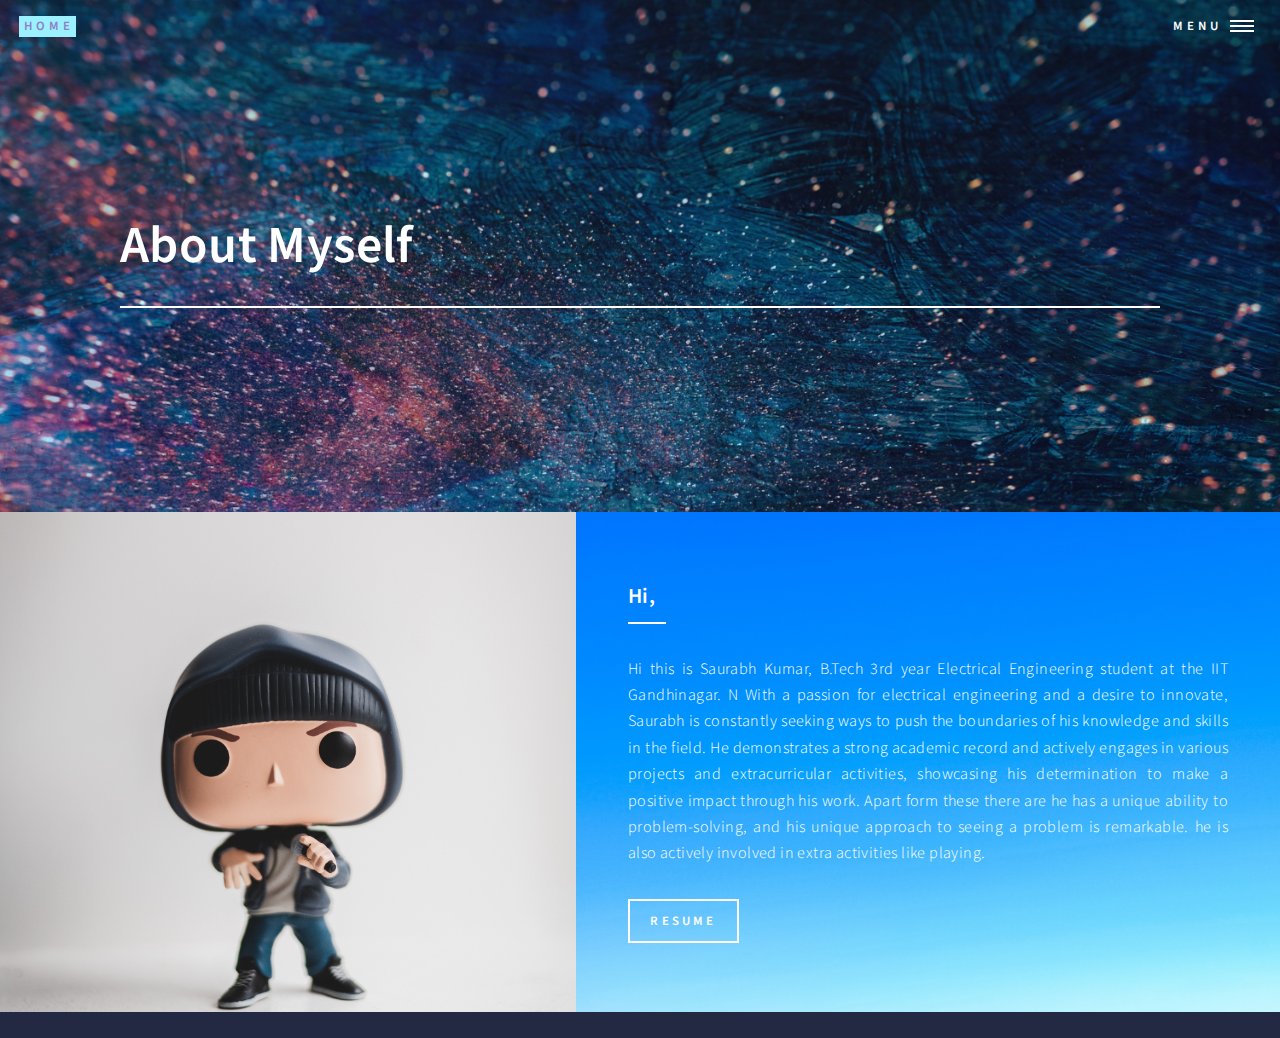
<file: about.html>
<!DOCTYPE HTML>
<!--
	Forty by HTML5 UP
	html5up.net | @ajlkn
	Free for personal and commercial use under the CCA 3.0 license (html5up.net/license)
-->
<html>
	<head>
		<title>Home</title>
		<meta charset="utf-8" />
		<meta name="viewport" content="width=device-width, initial-scale=1, user-scalable=no" />
		<link rel="stylesheet" href="assets/css/main.css" />
		<noscript><link rel="stylesheet" href="assets/css/noscript.css" /></noscript>
	</head>
	<body class="is-preload">

		<!-- Wrapper -->
			<div id="wrapper">

				<!-- Header -->
				<!-- Note: The "styleN" class below should match that of the banner element. -->
					<header id="header" class="alt style2">
						<a href="index.html" class="logo"><strong>Home</strong> <span></span></a>
						<nav>
							<a href="#menu">Menu</a>
						</nav>
					</header>

				<!-- Menu -->
					<nav id="menu">
						<ul class="links">
							<li><a href="index.html">Home</a></li>
							<li><a href="about.html">About</a></li>
							<li><a href="#one">Explore</a></li>
							<li><a href="#two">Events</a></li>
						</ul>
						<!-- <ul class="actions stacked">
							<li><a href="#" class="button primary fit">Get Started</a></li>
							<li><a href="#" class="button fit">Log In</a></li>
						</ul> -->
					</nav>

				<!-- Banner -->
				<!-- Note: The "styleN" class below should match that of the header element. -->
					<section id="banner" class="style2">
						<div class="inner">
							<span class="image">
								<img src="images/pic07.jpg" alt="" />
							</span>
							<header class="major">
								<h1>About Myself</h1>
							</header>
							<div class="content">
								<p></p>
							</div>
						</div>
					</section>

				<!-- Main -->
					<div id="main">

						<!-- One -->
							<section id="two" class="spotlights">
								<section>
									<a  class="image" style="background-image: url('images/cartoon.jpg'); background-size: cover; background-repeat: no-repeat; background-position: center;">
										<!-- <img src="images/cartoon.jpg" alt="" data-position="center center" /> -->
									</a>
									<div class="content" style="background-image: url('images/pic23.jpg'); background-size: cover; background-repeat: no-repeat; background-position: center;">
										<div class="inner" style="text-align: justify; margin: 0 auto; max-width: 600px;">
											<header class="major">
												<h3>Hi,</h3>
											</header>
											<p>Hi this is Saurabh Kumar, B.Tech 3rd year Electrical Engineering student at the  IIT Gandhinagar. N
											
									
												With a passion for electrical engineering and a desire to innovate, Saurabh is constantly seeking ways to push the boundaries of his knowledge and skills in the field. He demonstrates a strong academic record and actively engages in various projects and extracurricular activities, showcasing his determination to make a positive impact through his work. Apart form these there are he has a unique ability to problem-solving, and his unique approach to seeing a problem is remarkable. he is also actively involved in extra activities like playing.</p>
											<ul class="actions">
												<li><a href="images/resume.pdf" class="button">Resume</a></li>
											</ul>
										</div>
									</div>
									
									</div>
								</section>
							

						
							<!-- <section id="one">
								<div class="inner">
									<header class="major">
										<h2>Sed amet aliquam</h2>
									</header>
									<p>Nullam et orci eu lorem consequat tincidunt vivamus et sagittis magna sed nunc rhoncus condimentum sem. In efficitur ligula tate urna. Maecenas massa vel lacinia pellentesque lorem ipsum dolor. Nullam et orci eu lorem consequat tincidunt. Vivamus et sagittis libero. Nullam et orci eu lorem consequat tincidunt vivamus et sagittis magna sed nunc rhoncus condimentum sem. In efficitur ligula tate urna.</p>
								</div>
							</section> -->
							
								<!-- <section>
									<a href="generic.html" class="image">
										<img src="images/pic09.jpg" alt="" data-position="top center" />
									</a>
									<div class="content">
										<div class="inner">
											<header class="major">
												<h3>Rhoncus magna</h3>
											</header>
											<p>Nullam et orci eu lorem consequat tincidunt vivamus et sagittis magna sed nunc rhoncus condimentum sem. In efficitur ligula tate urna. Maecenas massa sed magna lacinia magna pellentesque lorem ipsum dolor. Nullam et orci eu lorem consequat tincidunt. Vivamus et sagittis tempus.</p>
											<ul class="actions">
												<li><a href="generic.html" class="button">Learn more</a></li>
											</ul>
										</div>
									</div>
								</section> -->
								<!-- <section>
									<a href="generic.html" class="image">
										<img src="images/pic10.jpg" alt="" data-position="25% 25%" />
									</a>
									<div class="content">
										<div class="inner">
											<header class="major">
												<h3>Sed nunc ligula</h3>
											</header>
											<p>Nullam et orci eu lorem consequat tincidunt vivamus et sagittis magna sed nunc rhoncus condimentum sem. In efficitur ligula tate urna. Maecenas massa sed magna lacinia magna pellentesque lorem ipsum dolor. Nullam et orci eu lorem consequat tincidunt. Vivamus et sagittis tempus.</p>
											<ul class="actions">
												<li><a href="generic.html" class="button">Learn more</a></li>
											</ul>
										</div>
									</div>
								</section> -->
							<!-- </section> -->

						<!-- Three -->
							<!-- <section id="three">
								<div class="inner">
									<header class="major">
										<h2>Massa libero</h2>
									</header>
									<p>Nullam et orci eu lorem consequat tincidunt vivamus et sagittis libero. Mauris aliquet magna magna sed nunc rhoncus pharetra. Pellentesque condimentum sem. In efficitur ligula tate urna. Maecenas laoreet massa vel lacinia pellentesque lorem ipsum dolor. Nullam et orci eu lorem consequat tincidunt. Vivamus et sagittis libero. Mauris aliquet magna magna sed nunc rhoncus amet pharetra et feugiat tempus.</p>
									<ul class="actions">
										<li><a href="generic.html" class="button next">Get Started</a></li>
									</ul>
								</div>
							</section> -->

					</div>

				<!-- Contact -->
					<!-- <section id="contact">
						<div class="inner">
							<section>
								<form method="post" action="#">
									<div class="fields">
										<div class="field half">
											<label for="name">Name</label>
											<input type="text" name="name" id="name" />
										</div>
										<div class="field half">
											<label for="email">Email</label>
											<input type="text" name="email" id="email" />
										</div>
										<div class="field">
											<label for="message">Message</label>
											<textarea name="message" id="message" rows="6"></textarea>
										</div>
									</div>
									<ul class="actions">
										<li><input type="submit" value="Send Message" class="primary" /></li>
										<li><input type="reset" value="Clear" /></li>
									</ul>
								</form>
							</section>
							<section class="split">
								<section>
									<div class="contact-method">
										<span class="icon solid alt fa-envelope"></span>
										<h3>Email</h3>
										<a href="#">information@untitled.tld</a>
									</div>
								</section>
								<section>
									<div class="contact-method">
										<span class="icon solid alt fa-phone"></span>
										<h3>Phone</h3>
										<span>(000) 000-0000 x12387</span>
									</div>
								</section>
								<section>
									<div class="contact-method">
										<span class="icon solid alt fa-home"></span>
										<h3>Address</h3>
										<span>1234 Somewhere Road #5432<br />
										Nashville, TN 00000<br />
										United States of America</span>
									</div>
								</section>
							</section>
						</div>
					</section> -->

				<!-- footer -->
					 <footer id="footer">
						<!-- <div class="inner">
							<ul class="icons">
								<li><a href="#" class="icon brands alt fa-twitter"><span class="label">Twitter</span></a></li>
								<li><a href="#" class="icon brands alt fa-facebook-f"><span class="label">Facebook</span></a></li>
								<li><a href="#" class="icon brands alt fa-instagram"><span class="label">Instagram</span></a></li>
								<li><a href="#" class="icon brands alt fa-github"><span class="label">GitHub</span></a></li>
								<li><a href="#" class="icon brands alt fa-linkedin-in"><span class="label">LinkedIn</span></a></li>
							</ul>
							<ul class="copyright">
								<li>&copy; Untitled</li><li>Design: <a href="https://html5up.net">HTML5 UP</a></li>
							</ul>
						</div> -->
						<!-- <img src="images/pic07.jpg" alt="" data-position="center center" /> -->
					</br>
					</footer>

			</div>

		<!-- Scripts -->
			<script src="assets/js/jquery.min.js"></script>
			<script src="assets/js/jquery.scrolly.min.js"></script>
			<script src="assets/js/jquery.scrollex.min.js"></script>
			<script src="assets/js/browser.min.js"></script>
			<script src="assets/js/breakpoints.min.js"></script>
			<script src="assets/js/util.js"></script>
			<script src="assets/js/main.js"></script>

	</body>
</html>
</file>
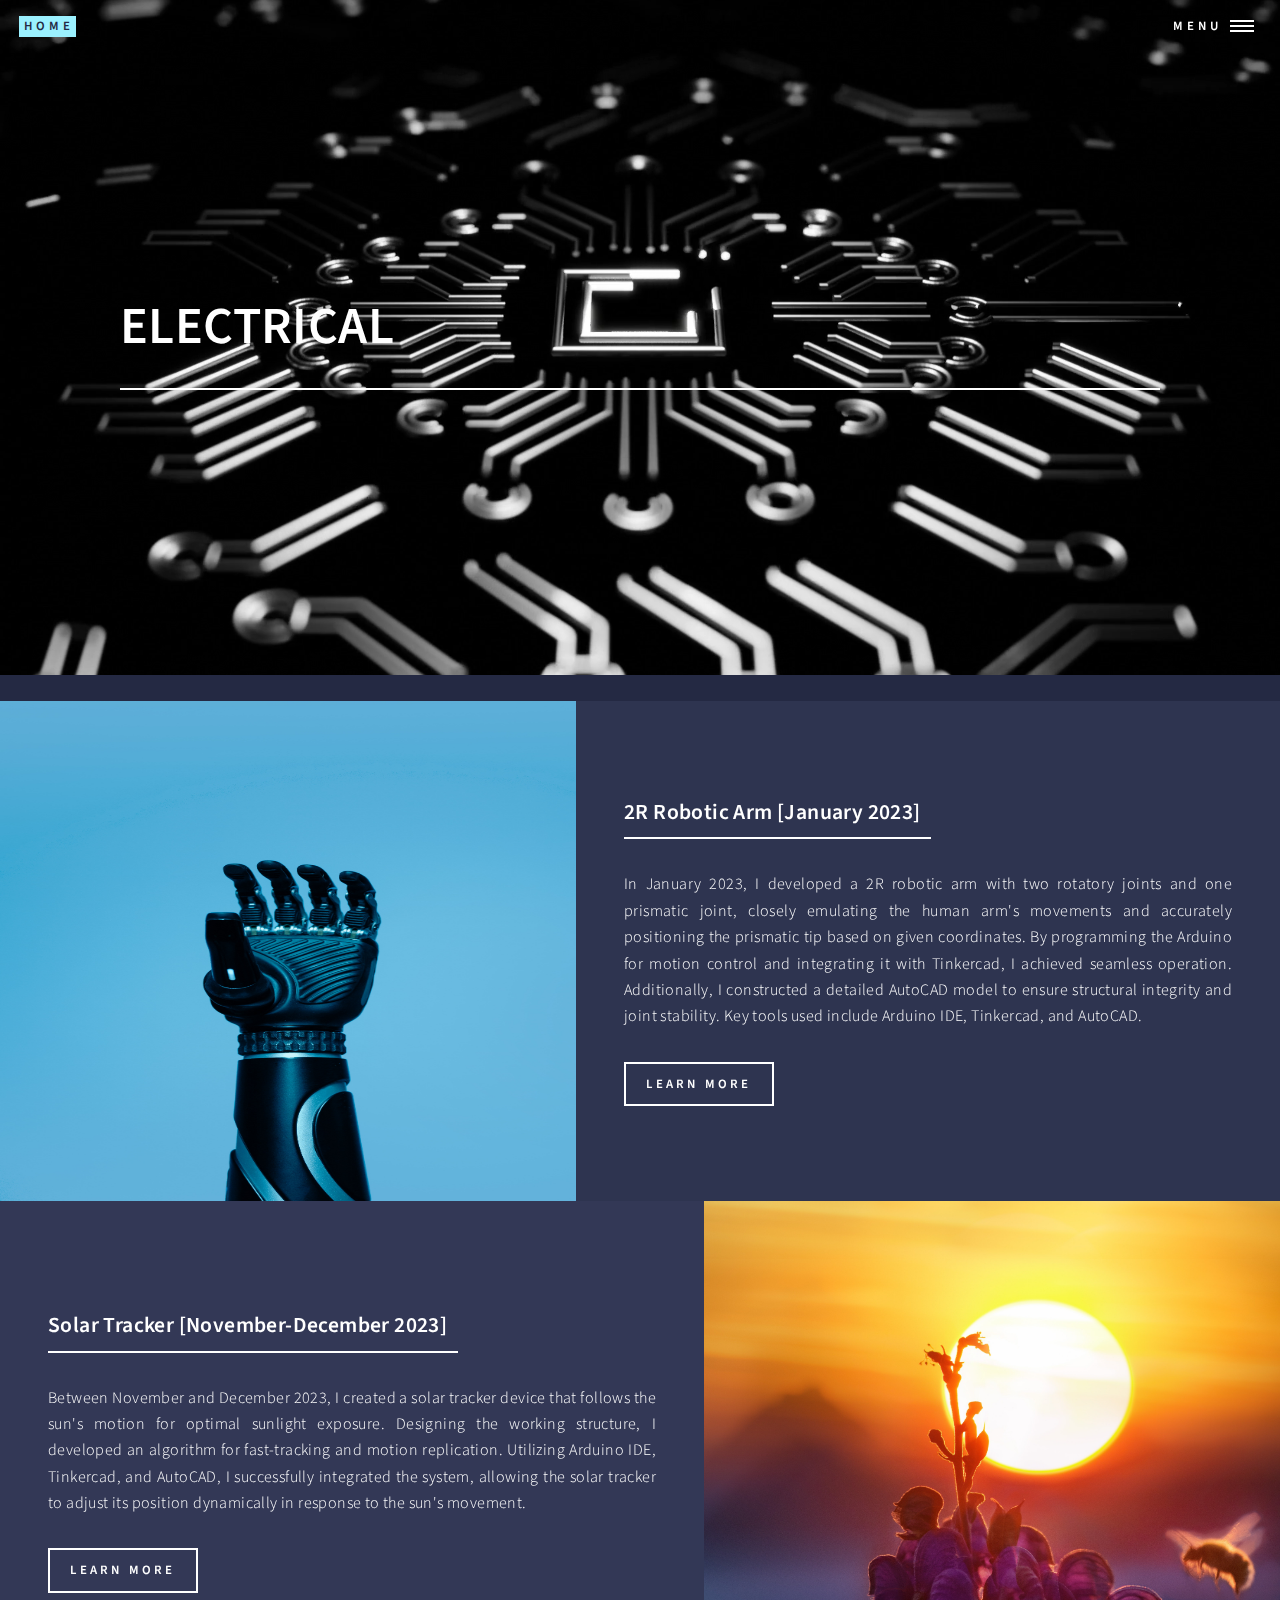
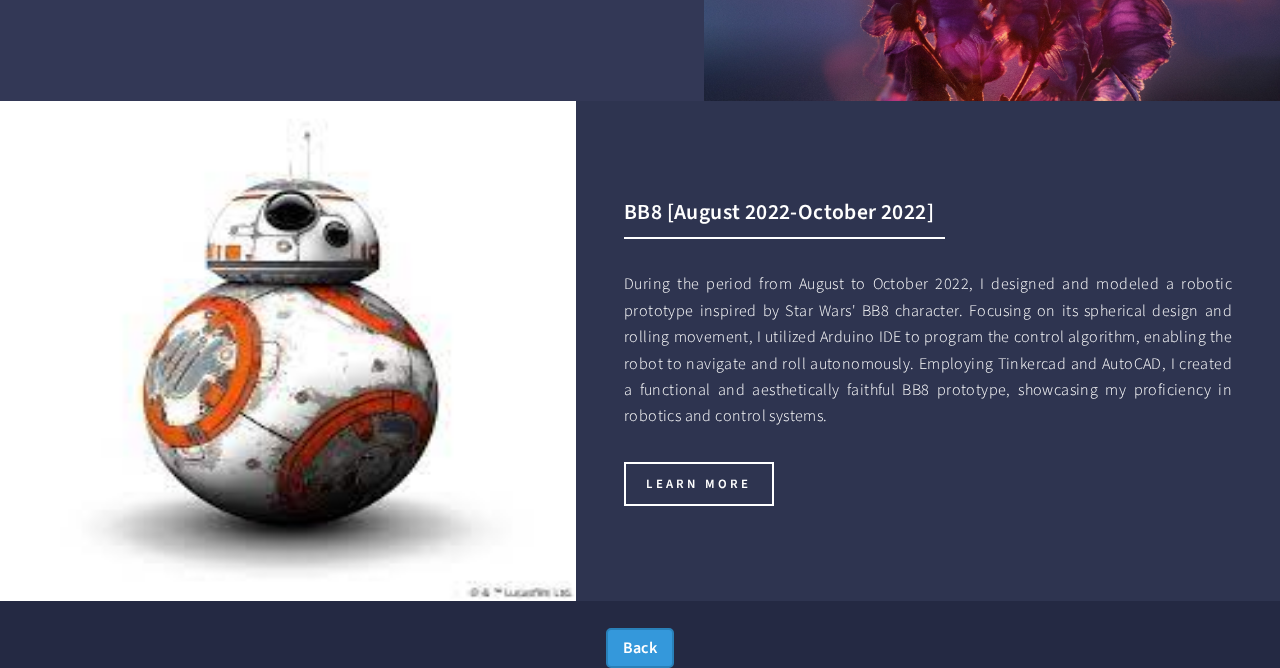
<file: electrical.html>
<!DOCTYPE HTML>

<html>
	<head>
		<title>Home</title>
		<meta charset="utf-8" />
		<meta name="viewport" content="width=device-width, initial-scale=1, user-scalable=no" />
		<link rel="stylesheet" href="assets/css/main.css" />
		<noscript><link rel="stylesheet" href="assets/css/noscript.css" /></noscript>
	</head>
	<body class="is-preload">

		<!-- Wrapper -->
			<div id="wrapper">

				<!-- Header -->
					<header id="header" class="alt">
						<a href="index.html" class="logo"><strong>Home</strong> <span></span></a>
						<nav>
							<a href="#menu">Menu</a>
						</nav>
					</header>

				<!-- Menu -->
					<nav id="menu">
						<ul class="links">
							<li><a href="index.html">Home</a></li>
							<li><a href="about.html">About</a></li>
							<li><a href="#one">Explore</a></li>
							<li><a href="#two">Events</a></li>
						</ul>
						<ul class="actions stacked">
							<li><a href="#contact1" class="button primary fit">Contacts</a></li>
							<!-- <li><a href="#" class="button fit">Log In</a></li> -->
						</ul>
					</nav>

				<!-- Banner -->
					<section id="banner" class="major">
						<video src="images/electrical.mp4" autoplay loop muted></video>
						<div class="inner">
							<header class="major">
								<h1>ELECTRICAL </h1>
							</header>
							<div class="content">
								<p>
				
								</p>
								<!-- <ul class="actions">
									<li><a href="about.html" class="button next scrolly">About Myself</a></li>
								</ul> -->
							</div>
						</div>
					</section>
					<section>
					</br>
					</section>

					<!-- Main -->
					<div id="main">

						

						<!-- one -->
							<section id="two" class="spotlights">
								<section>
									<a href="generic.html" class="image">
										<img src="images/arm.jpg" alt="" data-position="center center" />
									</a>
									<div class="content">
										<div class="inner">
											<header class="major">
												<h3>2R Robotic Arm [January 2023]</h3>
											</header>
											<p style="text-align: justify">In January 2023, I developed a 2R robotic arm with two rotatory joints and one prismatic joint, closely emulating the human arm's movements and accurately positioning the prismatic tip based on given coordinates. By programming the Arduino for motion control and integrating it with Tinkercad, I achieved seamless operation. Additionally, I constructed a detailed AutoCAD model to ensure structural integrity and joint stability. Key tools used include Arduino IDE, Tinkercad, and AutoCAD.</p>
											<ul class="actions">
												<li><a href="#" class="button">Learn more</a></li>
											</ul>
										</div>
									</div>
								</section>
							<!--two-->	
								<section>
									<a href="#" class="image">
										<img src="images/sun.jpg" alt="" data-position="top center" />
									</a>
									<div class="content">
										<div class="inner">
											<header class="major">
												<h3>Solar Tracker [November-December 2023]</h3>
											</header>
											<p style="text-align: justify">Between November and December 2023, I created a solar tracker device that follows the sun's motion for optimal sunlight exposure. Designing the working structure, I developed an algorithm for fast-tracking and motion replication. Utilizing Arduino IDE, Tinkercad, and AutoCAD, I successfully integrated the system, allowing the solar tracker to adjust its position dynamically in response to the sun's movement.</p>
											<ul class="actions">
												<li><a href="#" class="button">Learn more</a></li>
											</ul>
										</div>
									</div>
								</section>
								
							<!--three-->	
								<section>
									<a href="generic.html" class="image">
										<img src="images/bb8.jpg" alt="" data-position="25% 25%" />
									</a>
									<div class="content">
										<div class="inner">
											<header class="major">
												<h3>BB8 [August 2022-October 2022]</h3>
											</header>
											<p style="text-align: justify">During the period from August to October 2022, I designed and modeled a robotic prototype inspired by Star Wars' BB8 character. Focusing on its spherical design and rolling movement, I utilized Arduino IDE to program the control algorithm, enabling the robot to navigate and roll autonomously. Employing Tinkercad and AutoCAD, I created a functional and aesthetically faithful BB8 prototype, showcasing my proficiency in robotics and control systems.</p>
											<ul class="actions">
												<li><a href="#" class="button">Learn more</a></li>
											</ul>
										</div>
									</div>
								</section>

								<!-- <section>
									<a href="generic.html" class="image">
										<img src="images/pic09.jpg" alt="" data-position="top center" />
									</a>
									<div class="content">
										<div class="inner">
											<header class="major">
												<h3>Rhoncus magna</h3>
											</header>
											<p>Nullam et orci eu lorem consequat tincidunt vivamus et sagittis magna sed nunc rhoncus condimentum sem. In efficitur ligula tate urna. Maecenas massa sed magna lacinia magna pellentesque lorem ipsum dolor. Nullam et orci eu lorem consequat tincidunt. Vivamus et sagittis tempus.</p>
											<ul class="actions">
												<li><a href="generic.html" class="button">Learn more</a></li>
											</ul>
										</div>
									</div>
								</section> -->

                      		</section>
					</div>
				</br>
				
					<header id="footer" class="alt style2">
						<a href="#" class="logo"><strong>Back</strong> <span></span></a>
						
					</header>		
			
			</div>

		<!-- Scripts -->
			<script src="assets/js/jquery.min.js"></script>
			<script src="assets/js/jquery.scrolly.min.js"></script>
			<script src="assets/js/jquery.scrollex.min.js"></script>
			<script src="assets/js/browser.min.js"></script>
			<script src="assets/js/breakpoints.min.js"></script>
			<script src="assets/js/util.js"></script>
			<script src="assets/js/main.js"></script>

	</body>
</html>
</file>
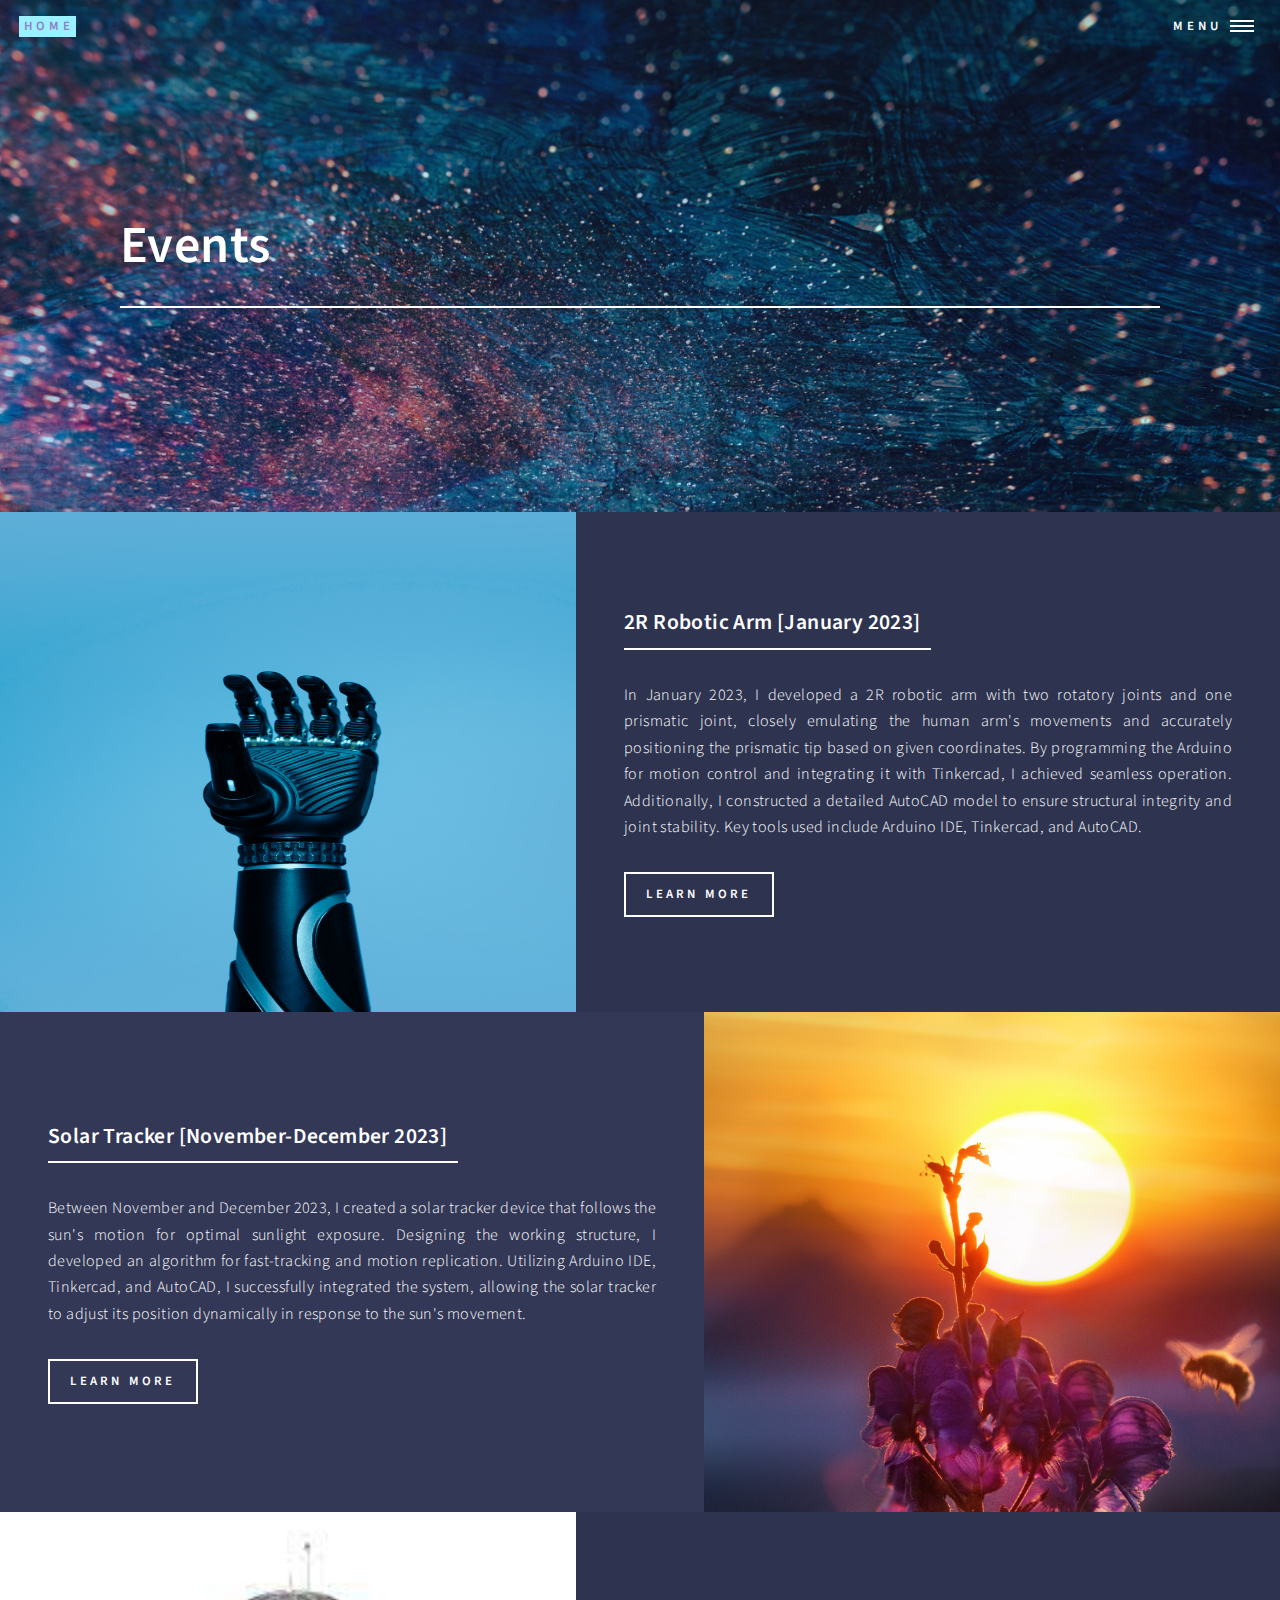
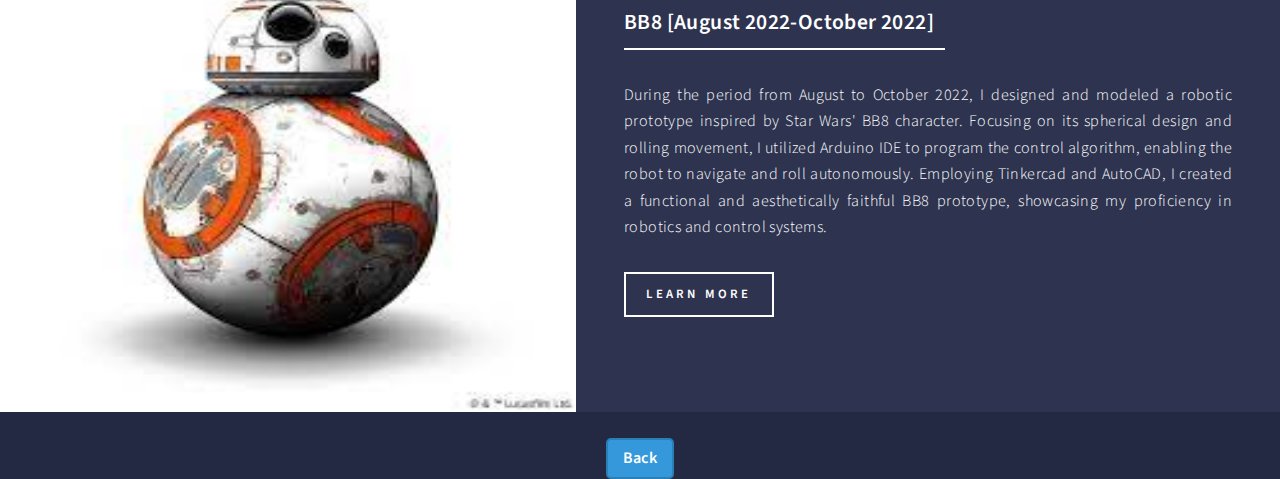
<file: events.html>
<!DOCTYPE HTML>
<!--
	Forty by HTML5 UP
	html5up.net | @ajlkn
	Free for personal and commercial use under the CCA 3.0 license (html5up.net/license)
-->
<html>
	<head>
		<title>Home</title>
		<meta charset="utf-8" />
		<meta name="viewport" content="width=device-width, initial-scale=1, user-scalable=no" />
		<link rel="stylesheet" href="assets/css/main.css" />
		<noscript><link rel="stylesheet" href="assets/css/noscript.css" /></noscript>
	</head>
	<body class="is-preload">

		<!-- Wrapper -->
			<div id="wrapper">

				<!-- Header -->
				<!-- Note: The "styleN" class below should match that of the banner element. -->
					<header id="header" class="alt style2">
						<a href="index.html" class="logo"><strong>Home</strong> <span></span></a>
						<nav>
							<a href="#menu">Menu</a>
						</nav>
					</header>

				<!-- Menu -->
					<nav id="menu">
						<ul class="links">
							<li><a href="index.html">Home</a></li>
							<li><a href="about.html">About</a></li>
							<li><a href="#one">Explore</a></li>
							<li><a href="#two">Events</a></li>
						</ul>
						<!-- <ul class="actions stacked">
							<li><a href="#" class="button primary fit">Get Started</a></li>
							<li><a href="#" class="button fit">Log In</a></li>
						</ul> -->
					</nav>

				<!-- Banner -->
				<!-- Note: The "styleN" class below should match that of the header element. -->
					<section id="banner" class="style2">
						<div class="inner">
							<span class="image">
								<img src="images/pic07.jpg" alt="" />
							</span>
							<header class="major">
								<h1>Events</h1>
							</header>
							<div class="content">
								<p></p>
							</div>
						</div>
					</section>

				
					<!-- Main -->
					<div id="main">

						

						<!-- one -->
							<section id="two" class="spotlights">
								<section>
									<a href="generic.html" class="image">
										<img src="images/arm.jpg" alt="" data-position="center center" />
									</a>
									<div class="content">
										<div class="inner">
											<header class="major">
												<h3>2R Robotic Arm [January 2023]</h3>
											</header>
											<p style="text-align: justify">In January 2023, I developed a 2R robotic arm with two rotatory joints and one prismatic joint, closely emulating the human arm's movements and accurately positioning the prismatic tip based on given coordinates. By programming the Arduino for motion control and integrating it with Tinkercad, I achieved seamless operation. Additionally, I constructed a detailed AutoCAD model to ensure structural integrity and joint stability. Key tools used include Arduino IDE, Tinkercad, and AutoCAD.</p>
											<ul class="actions">
												<li><a href="#" class="button">Learn more</a></li>
											</ul>
										</div>
									</div>
								</section>
							<!--two-->	
								<section>
									<a href="#" class="image">
										<img src="images/sun.jpg" alt="" data-position="top center" />
									</a>
									<div class="content">
										<div class="inner">
											<header class="major">
												<h3>Solar Tracker [November-December 2023]</h3>
											</header>
											<p style="text-align: justify">Between November and December 2023, I created a solar tracker device that follows the sun's motion for optimal sunlight exposure. Designing the working structure, I developed an algorithm for fast-tracking and motion replication. Utilizing Arduino IDE, Tinkercad, and AutoCAD, I successfully integrated the system, allowing the solar tracker to adjust its position dynamically in response to the sun's movement.</p>
											<ul class="actions">
												<li><a href="#" class="button">Learn more</a></li>
											</ul>
										</div>
									</div>
								</section>
								
							<!--three-->	
								<section>
									<a href="generic.html" class="image">
										<img src="images/bb8.jpg" alt="" data-position="25% 25%" />
									</a>
									<div class="content">
										<div class="inner">
											<header class="major">
												<h3>BB8 [August 2022-October 2022]</h3>
											</header>
											<p style="text-align: justify">During the period from August to October 2022, I designed and modeled a robotic prototype inspired by Star Wars' BB8 character. Focusing on its spherical design and rolling movement, I utilized Arduino IDE to program the control algorithm, enabling the robot to navigate and roll autonomously. Employing Tinkercad and AutoCAD, I created a functional and aesthetically faithful BB8 prototype, showcasing my proficiency in robotics and control systems.</p>
											<ul class="actions">
												<li><a href="#" class="button">Learn more</a></li>
											</ul>
										</div>
									</div>
								</section>

								<!-- <section>
									<a href="generic.html" class="image">
										<img src="images/pic09.jpg" alt="" data-position="top center" />
									</a>
									<div class="content">
										<div class="inner">
											<header class="major">
												<h3>Rhoncus magna</h3>
											</header>
											<p>Nullam et orci eu lorem consequat tincidunt vivamus et sagittis magna sed nunc rhoncus condimentum sem. In efficitur ligula tate urna. Maecenas massa sed magna lacinia magna pellentesque lorem ipsum dolor. Nullam et orci eu lorem consequat tincidunt. Vivamus et sagittis tempus.</p>
											<ul class="actions">
												<li><a href="generic.html" class="button">Learn more</a></li>
											</ul>
										</div>
									</div>
								</section> -->

                      		</section>
					</div>
				</br>
				
					<header id="footer" class="alt style2">
						<a href="#" class="logo"><strong>Back</strong> <span></span></a>
						
					</header>		
			
			</div>

		<!-- Scripts -->
			<script src="assets/js/jquery.min.js"></script>
			<script src="assets/js/jquery.scrolly.min.js"></script>
			<script src="assets/js/jquery.scrollex.min.js"></script>
			<script src="assets/js/browser.min.js"></script>
			<script src="assets/js/breakpoints.min.js"></script>
			<script src="assets/js/util.js"></script>
			<script src="assets/js/main.js"></script>

	</body>
</html>
</file>
<file: assets/css/noscript.css>
/*
	Forty by HTML5 UP
	html5up.net | @ajlkn
	Free for personal and commercial use under the CCA 3.0 license (html5up.net/license)
*/

/* Banner */

	body.is-preload #banner:after {
		opacity: 0.85;
	}

	body.is-preload #banner > .inner {
		-moz-filter: none;
		-webkit-filter: none;
		-ms-filter: none;
		filter: none;
		-moz-transform: none;
		-webkit-transform: none;
		-ms-transform: none;
		transform: none;
		opacity: 1;
	}
</file>
<file: assets/css/main.css>
@import url(fontawesome-all.min.css);
@import url("https://fonts.googleapis.com/css?family=Source+Sans+Pro:300,300italic,600,600italic");



html, body, div, span, applet, object,
iframe, h1, h2, h3, h4, h5, h6, p, blockquote,
pre, a, abbr, acronym, address, big, cite,
code, del, dfn, em, img, ins, kbd, q, s, samp,
small, strike, strong, sub, sup, tt, var, b,
u, i, center, dl, dt, dd, ol, ul, li, fieldset,
form, label, legend, table, caption, tbody,
tfoot, thead, tr, th, td, article, aside,
canvas, details, embed, figure, figcaption,
footer, header, hgroup, menu, nav, output, ruby,
section, summary, time, mark, audio, video {
	margin: 0;
	padding: 0;
	border: 0;
	font-size: 100%;
	font: inherit;
	vertical-align: baseline;}

article, aside, details, figcaption, figure,
footer, header, hgroup, menu, nav, section {
	display: block;}

body {
	line-height: 1;
}

ol, ul {
	list-style: none;
}

blockquote, q {
	quotes: none;
}

	blockquote:before, blockquote:after, q:before, q:after {
		content: '';
		content: none;
	}

table {
	border-collapse: collapse;
	border-spacing: 0;
}

body {
	-webkit-text-size-adjust: none;
}

mark {
	background-color: transparent;
	color: inherit;
}

input::-moz-focus-inner {
	border: 0;
	padding: 0;
}

input, select, textarea {
	-moz-appearance: none;
	-webkit-appearance: none;
	-ms-appearance: none;
	appearance: none;
}

/* Basic */

	@-ms-viewport {
		width: device-width;
	}

	body {
		-ms-overflow-style: scrollbar;
	}

	@media screen and (max-width: 480px) {

		html, body {
			min-width: 320px;
		}

	}

	html {
		box-sizing: border-box;
	}

	*, *:before, *:after {
		box-sizing: inherit;
	}

	body {
		background: #242943;
	}

		body.is-preload *, body.is-preload *:before, body.is-preload *:after {
			-moz-animation: none !important;
			-webkit-animation: none !important;
			-ms-animation: none !important;
			animation: none !important;
			-moz-transition: none !important;
			-webkit-transition: none !important;
			-ms-transition: none !important;
			transition: none !important;
		}

/* Type */

	body, input, select, textarea {
		color: #ffffff;
		font-family: "Source Sans Pro", Helvetica, sans-serif;
		font-size: 17pt;
		font-weight: 300;
		letter-spacing: 0.025em;
		line-height: 1.65;
	}

		@media screen and (max-width: 1680px) {

			body, input, select, textarea {
				font-size: 14pt;
			}

		}

		@media screen and (max-width: 1280px) {

			body, input, select, textarea {
				font-size: 12pt;
			}

		}

		@media screen and (max-width: 360px) {

			body, input, select, textarea {
				font-size: 11pt;
			}

		}

	a {
		-moz-transition: color 0.2s ease-in-out, border-bottom-color 0.2s ease-in-out;
		-webkit-transition: color 0.2s ease-in-out, border-bottom-color 0.2s ease-in-out;
		-ms-transition: color 0.2s ease-in-out, border-bottom-color 0.2s ease-in-out;
		transition: color 0.2s ease-in-out, border-bottom-color 0.2s ease-in-out;
		border-bottom: dotted 1px;
		color: inherit;
		text-decoration: none;
	}

		a:hover {
			border-bottom-color: transparent;
			color: #9bf1ff !important;
		}

		a:active {
			color: #53e3fb !important;
		}

	strong, b {
		color: #ffffff;
		font-weight: 600;
	}

	em, i {
		font-style: italic;
	}

	p {
		margin: 0 0 2em 0;
	}

	h1, h2, h3, h4, h5, h6 {
		color: #ffffff;
		font-weight: 600;
		line-height: 1.65;
		margin: 0 0 1em 0;
	}

		h1 a, h2 a, h3 a, h4 a, h5 a, h6 a {
			color: inherit;
			border-bottom: 0;
		}

	h1 {
		font-size: 2.5em;
	}

	h2 {
		font-size: 1.75em;
	}

	h3 {
		font-size: 1.35em;
	}

	h4 {
		font-size: 1.1em;
	}

	h5 {
		font-size: 0.9em;
	}

	h6 {
		font-size: 0.7em;
	}

	@media screen and (max-width: 736px) {

		h1 {
			font-size: 2em;
		}

		h2 {
			font-size: 1.5em;
		}

		h3 {
			font-size: 1.25em;
		}

	}

	sub {
		font-size: 0.8em;
		position: relative;
		top: 0.5em;
	}

	sup {
		font-size: 0.8em;
		position: relative;
		top: -0.5em;
	}

	blockquote {
		border-left: solid 4px rgba(212, 212, 255, 0.1);
		font-style: italic;
		margin: 0 0 2em 0;
		padding: 0.5em 0 0.5em 2em;
	}

	code {
		background: rgba(212, 212, 255, 0.035);
		font-family: "Courier New", monospace;
		font-size: 0.9em;
		margin: 0 0.25em;
		padding: 0.25em 0.65em;
	}

	pre {
		-webkit-overflow-scrolling: touch;
		font-family: "Courier New", monospace;
		font-size: 0.9em;
		margin: 0 0 2em 0;
	}

		pre code {
			display: block;
			line-height: 1.75;
			padding: 1em 1.5em;
			overflow-x: auto;
		}

	hr {
		border: 0;
		border-bottom: solid 1px rgba(212, 212, 255, 0.1);
		margin: 2em 0;
	}

		hr.major {
			margin: 3em 0;
		}

	.align-left {
		text-align: left;
	}

	.align-center {
		text-align: center;
	}

	.align-right {
		text-align: right;
	}

/* Row */

	.row {
		display: flex;
		flex-wrap: wrap;
		box-sizing: border-box;
		align-items: stretch;
	}

		.row > * {
			box-sizing: border-box;
		}

		.row.gtr-uniform > * > :last-child {
			margin-bottom: 0;
		}

		.row.aln-left {
			justify-content: flex-start;
		}

		.row.aln-center {
			justify-content: center;
		}

		.row.aln-right {
			justify-content: flex-end;
		}

		.row.aln-top {
			align-items: flex-start;
		}

		.row.aln-middle {
			align-items: center;
		}

		.row.aln-bottom {
			align-items: flex-end;
		}

		.row > .imp {
			order: -1;
		}

		.row > .col-1 {
			width: 8.33333%;
		}

		.row > .off-1 {
			margin-left: 8.33333%;
		}

		.row > .col-2 {
			width: 16.66667%;
		}

		.row > .off-2 {
			margin-left: 16.66667%;
		}

		.row > .col-3 {
			width: 25%;
		}

		.row > .off-3 {
			margin-left: 25%;
		}

		.row > .col-4 {
			width: 33.33333%;
		}

		.row > .off-4 {
			margin-left: 33.33333%;
		}

		.row > .col-5 {
			width: 41.66667%;
		}

		.row > .off-5 {
			margin-left: 41.66667%;
		}

		.row > .col-6 {
			width: 50%;
		}

		.row > .off-6 {
			margin-left: 50%;
		}

		.row > .col-7 {
			width: 58.33333%;
		}

		.row > .off-7 {
			margin-left: 58.33333%;
		}

		.row > .col-8 {
			width: 66.66667%;
		}

		.row > .off-8 {
			margin-left: 66.66667%;
		}

		.row > .col-9 {
			width: 75%;
		}

		.row > .off-9 {
			margin-left: 75%;
		}

		.row > .col-10 {
			width: 83.33333%;
		}

		.row > .off-10 {
			margin-left: 83.33333%;
		}

		.row > .col-11 {
			width: 91.66667%;
		}

		.row > .off-11 {
			margin-left: 91.66667%;
		}

		.row > .col-12 {
			width: 100%;
		}

		.row > .off-12 {
			margin-left: 100%;
		}

		.row.gtr-0 {
			margin-top: 0;
			margin-left: 0em;
		}

			.row.gtr-0 > * {
				padding: 0 0 0 0em;
			}

			.row.gtr-0.gtr-uniform {
				margin-top: 0em;
			}

				.row.gtr-0.gtr-uniform > * {
					padding-top: 0em;
				}

		.row.gtr-25 {
			margin-top: 0;
			margin-left: -0.5em;
		}

			.row.gtr-25 > * {
				padding: 0 0 0 0.5em;
			}

			.row.gtr-25.gtr-uniform {
				margin-top: -0.5em;
			}

				.row.gtr-25.gtr-uniform > * {
					padding-top: 0.5em;
				}

		.row.gtr-50 {
			margin-top: 0;
			margin-left: -1em;
		}

			.row.gtr-50 > * {
				padding: 0 0 0 1em;
			}

			.row.gtr-50.gtr-uniform {
				margin-top: -1em;
			}

				.row.gtr-50.gtr-uniform > * {
					padding-top: 1em;
				}

		.row {
			margin-top: 0;
			margin-left: -2em;
		}

			.row > * {
				padding: 0 0 0 2em;
			}

			.row.gtr-uniform {
				margin-top: -2em;
			}

				.row.gtr-uniform > * {
					padding-top: 2em;
				}

		.row.gtr-150 {
			margin-top: 0;
			margin-left: -3em;
		}

			.row.gtr-150 > * {
				padding: 0 0 0 3em;
			}

			.row.gtr-150.gtr-uniform {
				margin-top: -3em;
			}

				.row.gtr-150.gtr-uniform > * {
					padding-top: 3em;
				}

		.row.gtr-200 {
			margin-top: 0;
			margin-left: -4em;
		}

			.row.gtr-200 > * {
				padding: 0 0 0 4em;
			}

			.row.gtr-200.gtr-uniform {
				margin-top: -4em;
			}

				.row.gtr-200.gtr-uniform > * {
					padding-top: 4em;
				}

		@media screen and (max-width: 1680px) {

			.row {
				display: flex;
				flex-wrap: wrap;
				box-sizing: border-box;
				align-items: stretch;
			}

				.row > * {
					box-sizing: border-box;
				}

				.row.gtr-uniform > * > :last-child {
					margin-bottom: 0;
				}

				.row.aln-left {
					justify-content: flex-start;
				}

				.row.aln-center {
					justify-content: center;
				}

				.row.aln-right {
					justify-content: flex-end;
				}

				.row.aln-top {
					align-items: flex-start;
				}

				.row.aln-middle {
					align-items: center;
				}

				.row.aln-bottom {
					align-items: flex-end;
				}

				.row > .imp-xlarge {
					order: -1;
				}

				.row > .col-1-xlarge {
					width: 8.33333%;
				}

				.row > .off-1-xlarge {
					margin-left: 8.33333%;
				}

				.row > .col-2-xlarge {
					width: 16.66667%;
				}

				.row > .off-2-xlarge {
					margin-left: 16.66667%;
				}

				.row > .col-3-xlarge {
					width: 25%;
				}

				.row > .off-3-xlarge {
					margin-left: 25%;
				}

				.row > .col-4-xlarge {
					width: 33.33333%;
				}

				.row > .off-4-xlarge {
					margin-left: 33.33333%;
				}

				.row > .col-5-xlarge {
					width: 41.66667%;
				}

				.row > .off-5-xlarge {
					margin-left: 41.66667%;
				}

				.row > .col-6-xlarge {
					width: 50%;
				}

				.row > .off-6-xlarge {
					margin-left: 50%;
				}

				.row > .col-7-xlarge {
					width: 58.33333%;
				}

				.row > .off-7-xlarge {
					margin-left: 58.33333%;
				}

				.row > .col-8-xlarge {
					width: 66.66667%;
				}

				.row > .off-8-xlarge {
					margin-left: 66.66667%;
				}

				.row > .col-9-xlarge {
					width: 75%;
				}

				.row > .off-9-xlarge {
					margin-left: 75%;
				}

				.row > .col-10-xlarge {
					width: 83.33333%;
				}

				.row > .off-10-xlarge {
					margin-left: 83.33333%;
				}

				.row > .col-11-xlarge {
					width: 91.66667%;
				}

				.row > .off-11-xlarge {
					margin-left: 91.66667%;
				}

				.row > .col-12-xlarge {
					width: 100%;
				}

				.row > .off-12-xlarge {
					margin-left: 100%;
				}

				.row.gtr-0 {
					margin-top: 0;
					margin-left: 0em;
				}

					.row.gtr-0 > * {
						padding: 0 0 0 0em;
					}

					.row.gtr-0.gtr-uniform {
						margin-top: 0em;
					}

						.row.gtr-0.gtr-uniform > * {
							padding-top: 0em;
						}

				.row.gtr-25 {
					margin-top: 0;
					margin-left: -0.5em;
				}

					.row.gtr-25 > * {
						padding: 0 0 0 0.5em;
					}

					.row.gtr-25.gtr-uniform {
						margin-top: -0.5em;
					}

						.row.gtr-25.gtr-uniform > * {
							padding-top: 0.5em;
						}

				.row.gtr-50 {
					margin-top: 0;
					margin-left: -1em;
				}

					.row.gtr-50 > * {
						padding: 0 0 0 1em;
					}

					.row.gtr-50.gtr-uniform {
						margin-top: -1em;
					}

						.row.gtr-50.gtr-uniform > * {
							padding-top: 1em;
						}

				.row {
					margin-top: 0;
					margin-left: -2em;
				}

					.row > * {
						padding: 0 0 0 2em;
					}

					.row.gtr-uniform {
						margin-top: -2em;
					}

						.row.gtr-uniform > * {
							padding-top: 2em;
						}

				.row.gtr-150 {
					margin-top: 0;
					margin-left: -3em;
				}

					.row.gtr-150 > * {
						padding: 0 0 0 3em;
					}

					.row.gtr-150.gtr-uniform {
						margin-top: -3em;
					}

						.row.gtr-150.gtr-uniform > * {
							padding-top: 3em;
						}

				.row.gtr-200 {
					margin-top: 0;
					margin-left: -4em;
				}

					.row.gtr-200 > * {
						padding: 0 0 0 4em;
					}

					.row.gtr-200.gtr-uniform {
						margin-top: -4em;
					}

						.row.gtr-200.gtr-uniform > * {
							padding-top: 4em;
						}

		}

		@media screen and (max-width: 1280px) {

			.row {
				display: flex;
				flex-wrap: wrap;
				box-sizing: border-box;
				align-items: stretch;
			}

				.row > * {
					box-sizing: border-box;
				}

				.row.gtr-uniform > * > :last-child {
					margin-bottom: 0;
				}

				.row.aln-left {
					justify-content: flex-start;
				}

				.row.aln-center {
					justify-content: center;
				}

				.row.aln-right {
					justify-content: flex-end;
				}

				.row.aln-top {
					align-items: flex-start;
				}

				.row.aln-middle {
					align-items: center;
				}

				.row.aln-bottom {
					align-items: flex-end;
				}

				.row > .imp-large {
					order: -1;
				}

				.row > .col-1-large {
					width: 8.33333%;
				}

				.row > .off-1-large {
					margin-left: 8.33333%;
				}

				.row > .col-2-large {
					width: 16.66667%;
				}

				.row > .off-2-large {
					margin-left: 16.66667%;
				}

				.row > .col-3-large {
					width: 25%;
				}

				.row > .off-3-large {
					margin-left: 25%;
				}

				.row > .col-4-large {
					width: 33.33333%;
				}

				.row > .off-4-large {
					margin-left: 33.33333%;
				}

				.row > .col-5-large {
					width: 41.66667%;
				}

				.row > .off-5-large {
					margin-left: 41.66667%;
				}

				.row > .col-6-large {
					width: 50%;
				}

				.row > .off-6-large {
					margin-left: 50%;
				}

				.row > .col-7-large {
					width: 58.33333%;
				}

				.row > .off-7-large {
					margin-left: 58.33333%;
				}

				.row > .col-8-large {
					width: 66.66667%;
				}

				.row > .off-8-large {
					margin-left: 66.66667%;
				}

				.row > .col-9-large {
					width: 75%;
				}

				.row > .off-9-large {
					margin-left: 75%;
				}

				.row > .col-10-large {
					width: 83.33333%;
				}

				.row > .off-10-large {
					margin-left: 83.33333%;
				}

				.row > .col-11-large {
					width: 91.66667%;
				}

				.row > .off-11-large {
					margin-left: 91.66667%;
				}

				.row > .col-12-large {
					width: 100%;
				}

				.row > .off-12-large {
					margin-left: 100%;
				}

				.row.gtr-0 {
					margin-top: 0;
					margin-left: 0em;
				}

					.row.gtr-0 > * {
						padding: 0 0 0 0em;
					}

					.row.gtr-0.gtr-uniform {
						margin-top: 0em;
					}

						.row.gtr-0.gtr-uniform > * {
							padding-top: 0em;
						}

				.row.gtr-25 {
					margin-top: 0;
					margin-left: -0.375em;
				}

					.row.gtr-25 > * {
						padding: 0 0 0 0.375em;
					}

					.row.gtr-25.gtr-uniform {
						margin-top: -0.375em;
					}

						.row.gtr-25.gtr-uniform > * {
							padding-top: 0.375em;
						}

				.row.gtr-50 {
					margin-top: 0;
					margin-left: -0.75em;
				}

					.row.gtr-50 > * {
						padding: 0 0 0 0.75em;
					}

					.row.gtr-50.gtr-uniform {
						margin-top: -0.75em;
					}

						.row.gtr-50.gtr-uniform > * {
							padding-top: 0.75em;
						}

				.row {
					margin-top: 0;
					margin-left: -1.5em;
				}

					.row > * {
						padding: 0 0 0 1.5em;
					}

					.row.gtr-uniform {
						margin-top: -1.5em;
					}

						.row.gtr-uniform > * {
							padding-top: 1.5em;
						}

				.row.gtr-150 {
					margin-top: 0;
					margin-left: -2.25em;
				}

					.row.gtr-150 > * {
						padding: 0 0 0 2.25em;
					}

					.row.gtr-150.gtr-uniform {
						margin-top: -2.25em;
					}

						.row.gtr-150.gtr-uniform > * {
							padding-top: 2.25em;
						}

				.row.gtr-200 {
					margin-top: 0;
					margin-left: -3em;
				}

					.row.gtr-200 > * {
						padding: 0 0 0 3em;
					}

					.row.gtr-200.gtr-uniform {
						margin-top: -3em;
					}

						.row.gtr-200.gtr-uniform > * {
							padding-top: 3em;
						}

		}

		@media screen and (max-width: 980px) {

			.row {
				display: flex;
				flex-wrap: wrap;
				box-sizing: border-box;
				align-items: stretch;
			}

				.row > * {
					box-sizing: border-box;
				}

				.row.gtr-uniform > * > :last-child {
					margin-bottom: 0;
				}

				.row.aln-left {
					justify-content: flex-start;
				}

				.row.aln-center {
					justify-content: center;
				}

				.row.aln-right {
					justify-content: flex-end;
				}

				.row.aln-top {
					align-items: flex-start;
				}

				.row.aln-middle {
					align-items: center;
				}

				.row.aln-bottom {
					align-items: flex-end;
				}

				.row > .imp-medium {
					order: -1;
				}

				.row > .col-1-medium {
					width: 8.33333%;
				}

				.row > .off-1-medium {
					margin-left: 8.33333%;
				}

				.row > .col-2-medium {
					width: 16.66667%;
				}

				.row > .off-2-medium {
					margin-left: 16.66667%;
				}

				.row > .col-3-medium {
					width: 25%;
				}

				.row > .off-3-medium {
					margin-left: 25%;
				}

				.row > .col-4-medium {
					width: 33.33333%;
				}

				.row > .off-4-medium {
					margin-left: 33.33333%;
				}

				.row > .col-5-medium {
					width: 41.66667%;
				}

				.row > .off-5-medium {
					margin-left: 41.66667%;
				}

				.row > .col-6-medium {
					width: 50%;
				}

				.row > .off-6-medium {
					margin-left: 50%;
				}

				.row > .col-7-medium {
					width: 58.33333%;
				}

				.row > .off-7-medium {
					margin-left: 58.33333%;
				}

				.row > .col-8-medium {
					width: 66.66667%;
				}

				.row > .off-8-medium {
					margin-left: 66.66667%;
				}

				.row > .col-9-medium {
					width: 75%;
				}

				.row > .off-9-medium {
					margin-left: 75%;
				}

				.row > .col-10-medium {
					width: 83.33333%;
				}

				.row > .off-10-medium {
					margin-left: 83.33333%;
				}

				.row > .col-11-medium {
					width: 91.66667%;
				}

				.row > .off-11-medium {
					margin-left: 91.66667%;
				}

				.row > .col-12-medium {
					width: 100%;
				}

				.row > .off-12-medium {
					margin-left: 100%;
				}

				.row.gtr-0 {
					margin-top: 0;
					margin-left: 0em;
				}

					.row.gtr-0 > * {
						padding: 0 0 0 0em;
					}

					.row.gtr-0.gtr-uniform {
						margin-top: 0em;
					}

						.row.gtr-0.gtr-uniform > * {
							padding-top: 0em;
						}

				.row.gtr-25 {
					margin-top: 0;
					margin-left: -0.375em;
				}

					.row.gtr-25 > * {
						padding: 0 0 0 0.375em;
					}

					.row.gtr-25.gtr-uniform {
						margin-top: -0.375em;
					}

						.row.gtr-25.gtr-uniform > * {
							padding-top: 0.375em;
						}

				.row.gtr-50 {
					margin-top: 0;
					margin-left: -0.75em;
				}

					.row.gtr-50 > * {
						padding: 0 0 0 0.75em;
					}

					.row.gtr-50.gtr-uniform {
						margin-top: -0.75em;
					}

						.row.gtr-50.gtr-uniform > * {
							padding-top: 0.75em;
						}

				.row {
					margin-top: 0;
					margin-left: -1.5em;
				}

					.row > * {
						padding: 0 0 0 1.5em;
					}

					.row.gtr-uniform {
						margin-top: -1.5em;
					}

						.row.gtr-uniform > * {
							padding-top: 1.5em;
						}

				.row.gtr-150 {
					margin-top: 0;
					margin-left: -2.25em;
				}

					.row.gtr-150 > * {
						padding: 0 0 0 2.25em;
					}

					.row.gtr-150.gtr-uniform {
						margin-top: -2.25em;
					}

						.row.gtr-150.gtr-uniform > * {
							padding-top: 2.25em;
						}

				.row.gtr-200 {
					margin-top: 0;
					margin-left: -3em;
				}

					.row.gtr-200 > * {
						padding: 0 0 0 3em;
					}

					.row.gtr-200.gtr-uniform {
						margin-top: -3em;
					}

						.row.gtr-200.gtr-uniform > * {
							padding-top: 3em;
						}

		}

		@media screen and (max-width: 736px) {

			.row {
				display: flex;
				flex-wrap: wrap;
				box-sizing: border-box;
				align-items: stretch;
			}

				.row > * {
					box-sizing: border-box;
				}

				.row.gtr-uniform > * > :last-child {
					margin-bottom: 0;
				}

				.row.aln-left {
					justify-content: flex-start;
				}

				.row.aln-center {
					justify-content: center;
				}

				.row.aln-right {
					justify-content: flex-end;
				}

				.row.aln-top {
					align-items: flex-start;
				}

				.row.aln-middle {
					align-items: center;
				}

				.row.aln-bottom {
					align-items: flex-end;
				}

				.row > .imp-small {
					order: -1;
				}

				.row > .col-1-small {
					width: 8.33333%;
				}

				.row > .off-1-small {
					margin-left: 8.33333%;
				}

				.row > .col-2-small {
					width: 16.66667%;
				}

				.row > .off-2-small {
					margin-left: 16.66667%;
				}

				.row > .col-3-small {
					width: 25%;
				}

				.row > .off-3-small {
					margin-left: 25%;
				}

				.row > .col-4-small {
					width: 33.33333%;
				}

				.row > .off-4-small {
					margin-left: 33.33333%;
				}

				.row > .col-5-small {
					width: 41.66667%;
				}

				.row > .off-5-small {
					margin-left: 41.66667%;
				}

				.row > .col-6-small {
					width: 50%;
				}

				.row > .off-6-small {
					margin-left: 50%;
				}

				.row > .col-7-small {
					width: 58.33333%;
				}

				.row > .off-7-small {
					margin-left: 58.33333%;
				}

				.row > .col-8-small {
					width: 66.66667%;
				}

				.row > .off-8-small {
					margin-left: 66.66667%;
				}

				.row > .col-9-small {
					width: 75%;
				}

				.row > .off-9-small {
					margin-left: 75%;
				}

				.row > .col-10-small {
					width: 83.33333%;
				}

				.row > .off-10-small {
					margin-left: 83.33333%;
				}

				.row > .col-11-small {
					width: 91.66667%;
				}

				.row > .off-11-small {
					margin-left: 91.66667%;
				}

				.row > .col-12-small {
					width: 100%;
				}

				.row > .off-12-small {
					margin-left: 100%;
				}

				.row.gtr-0 {
					margin-top: 0;
					margin-left: 0em;
				}

					.row.gtr-0 > * {
						padding: 0 0 0 0em;
					}

					.row.gtr-0.gtr-uniform {
						margin-top: 0em;
					}

						.row.gtr-0.gtr-uniform > * {
							padding-top: 0em;
						}

				.row.gtr-25 {
					margin-top: 0;
					margin-left: -0.3125em;
				}

					.row.gtr-25 > * {
						padding: 0 0 0 0.3125em;
					}

					.row.gtr-25.gtr-uniform {
						margin-top: -0.3125em;
					}

						.row.gtr-25.gtr-uniform > * {
							padding-top: 0.3125em;
						}

				.row.gtr-50 {
					margin-top: 0;
					margin-left: -0.625em;
				}

					.row.gtr-50 > * {
						padding: 0 0 0 0.625em;
					}

					.row.gtr-50.gtr-uniform {
						margin-top: -0.625em;
					}

						.row.gtr-50.gtr-uniform > * {
							padding-top: 0.625em;
						}

				.row {
					margin-top: 0;
					margin-left: -1.25em;
				}

					.row > * {
						padding: 0 0 0 1.25em;
					}

					.row.gtr-uniform {
						margin-top: -1.25em;
					}

						.row.gtr-uniform > * {
							padding-top: 1.25em;
						}

				.row.gtr-150 {
					margin-top: 0;
					margin-left: -1.875em;
				}

					.row.gtr-150 > * {
						padding: 0 0 0 1.875em;
					}

					.row.gtr-150.gtr-uniform {
						margin-top: -1.875em;
					}

						.row.gtr-150.gtr-uniform > * {
							padding-top: 1.875em;
						}

				.row.gtr-200 {
					margin-top: 0;
					margin-left: -2.5em;
				}

					.row.gtr-200 > * {
						padding: 0 0 0 2.5em;
					}

					.row.gtr-200.gtr-uniform {
						margin-top: -2.5em;
					}

						.row.gtr-200.gtr-uniform > * {
							padding-top: 2.5em;
						}

		}

		@media screen and (max-width: 480px) {

			.row {
				display: flex;
				flex-wrap: wrap;
				box-sizing: border-box;
				align-items: stretch;
			}

				.row > * {
					box-sizing: border-box;
				}

				.row.gtr-uniform > * > :last-child {
					margin-bottom: 0;
				}

				.row.aln-left {
					justify-content: flex-start;
				}

				.row.aln-center {
					justify-content: center;
				}

				.row.aln-right {
					justify-content: flex-end;
				}

				.row.aln-top {
					align-items: flex-start;
				}

				.row.aln-middle {
					align-items: center;
				}

				.row.aln-bottom {
					align-items: flex-end;
				}

				.row > .imp-xsmall {
					order: -1;
				}

				.row > .col-1-xsmall {
					width: 8.33333%;
				}

				.row > .off-1-xsmall {
					margin-left: 8.33333%;
				}

				.row > .col-2-xsmall {
					width: 16.66667%;
				}

				.row > .off-2-xsmall {
					margin-left: 16.66667%;
				}

				.row > .col-3-xsmall {
					width: 25%;
				}

				.row > .off-3-xsmall {
					margin-left: 25%;
				}

				.row > .col-4-xsmall {
					width: 33.33333%;
				}

				.row > .off-4-xsmall {
					margin-left: 33.33333%;
				}

				.row > .col-5-xsmall {
					width: 41.66667%;
				}

				.row > .off-5-xsmall {
					margin-left: 41.66667%;
				}

				.row > .col-6-xsmall {
					width: 50%;
				}

				.row > .off-6-xsmall {
					margin-left: 50%;
				}

				.row > .col-7-xsmall {
					width: 58.33333%;
				}

				.row > .off-7-xsmall {
					margin-left: 58.33333%;
				}

				.row > .col-8-xsmall {
					width: 66.66667%;
				}

				.row > .off-8-xsmall {
					margin-left: 66.66667%;
				}

				.row > .col-9-xsmall {
					width: 75%;
				}

				.row > .off-9-xsmall {
					margin-left: 75%;
				}

				.row > .col-10-xsmall {
					width: 83.33333%;
				}

				.row > .off-10-xsmall {
					margin-left: 83.33333%;
				}

				.row > .col-11-xsmall {
					width: 91.66667%;
				}

				.row > .off-11-xsmall {
					margin-left: 91.66667%;
				}

				.row > .col-12-xsmall {
					width: 100%;
				}

				.row > .off-12-xsmall {
					margin-left: 100%;
				}

				.row.gtr-0 {
					margin-top: 0;
					margin-left: 0em;
				}

					.row.gtr-0 > * {
						padding: 0 0 0 0em;
					}

					.row.gtr-0.gtr-uniform {
						margin-top: 0em;
					}

						.row.gtr-0.gtr-uniform > * {
							padding-top: 0em;
						}

				.row.gtr-25 {
					margin-top: 0;
					margin-left: -0.3125em;
				}

					.row.gtr-25 > * {
						padding: 0 0 0 0.3125em;
					}

					.row.gtr-25.gtr-uniform {
						margin-top: -0.3125em;
					}

						.row.gtr-25.gtr-uniform > * {
							padding-top: 0.3125em;
						}

				.row.gtr-50 {
					margin-top: 0;
					margin-left: -0.625em;
				}

					.row.gtr-50 > * {
						padding: 0 0 0 0.625em;
					}

					.row.gtr-50.gtr-uniform {
						margin-top: -0.625em;
					}

						.row.gtr-50.gtr-uniform > * {
							padding-top: 0.625em;
						}

				.row {
					margin-top: 0;
					margin-left: -1.25em;
				}

					.row > * {
						padding: 0 0 0 1.25em;
					}

					.row.gtr-uniform {
						margin-top: -1.25em;
					}

						.row.gtr-uniform > * {
							padding-top: 1.25em;
						}

				.row.gtr-150 {
					margin-top: 0;
					margin-left: -1.875em;
				}

					.row.gtr-150 > * {
						padding: 0 0 0 1.875em;
					}

					.row.gtr-150.gtr-uniform {
						margin-top: -1.875em;
					}

						.row.gtr-150.gtr-uniform > * {
							padding-top: 1.875em;
						}

				.row.gtr-200 {
					margin-top: 0;
					margin-left: -2.5em;
				}

					.row.gtr-200 > * {
						padding: 0 0 0 2.5em;
					}

					.row.gtr-200.gtr-uniform {
						margin-top: -2.5em;
					}

						.row.gtr-200.gtr-uniform > * {
							padding-top: 2.5em;
						}

		}

/* Section/Article */

	section.special, article.special {
		text-align: center;
	}

	header.major {
		width: -moz-max-content;
		width: -webkit-max-content;
		width: -ms-max-content;
		width: max-content;
		margin-bottom: 2em;
	}

		header.major > :first-child {
			margin-bottom: 0;
			width: calc(100% + 0.5em);
		}

			header.major > :first-child:after {
				content: '';
				background-color: #ffffff;
				display: block;
				height: 2px;
				margin: 0.325em 0 0.5em 0;
				width: 100%;
			}

		header.major > p {
			font-size: 0.7em;
			font-weight: 600;
			letter-spacing: 0.25em;
			margin-bottom: 0;
			text-transform: uppercase;
		}

		body.is-ie header.major > :first-child:after {
			max-width: 9em;
		}

		body.is-ie header.major > h1:after {
			max-width: 100% !important;
		}

	@media screen and (max-width: 736px) {

		header.major > p br {
			display: none;
		}

	}

/* Form */

	form {
		margin: 0 0 2em 0;
	}

		form > :last-child {
			margin-bottom: 0;
		}

		form > .fields {
			display: -moz-flex;
			display: -webkit-flex;
			display: -ms-flex;
			display: flex;
			-moz-flex-wrap: wrap;
			-webkit-flex-wrap: wrap;
			-ms-flex-wrap: wrap;
			flex-wrap: wrap;
			width: calc(100% + 3em);
			margin: -1.5em 0 2em -1.5em;
		}

			form > .fields > .field {
				-moz-flex-grow: 0;
				-webkit-flex-grow: 0;
				-ms-flex-grow: 0;
				flex-grow: 0;
				-moz-flex-shrink: 0;
				-webkit-flex-shrink: 0;
				-ms-flex-shrink: 0;
				flex-shrink: 0;
				padding: 1.5em 0 0 1.5em;
				width: calc(100% - 1.5em);
			}

				form > .fields > .field.half {
					width: calc(50% - 0.75em);
				}

				form > .fields > .field.third {
					width: calc(100%/3 - 0.5em);
				}

				form > .fields > .field.quarter {
					width: calc(25% - 0.375em);
				}

		@media screen and (max-width: 480px) {

			form > .fields {
				width: calc(100% + 3em);
				margin: -1.5em 0 2em -1.5em;
			}

				form > .fields > .field {
					padding: 1.5em 0 0 1.5em;
					width: calc(100% - 1.5em);
				}

					form > .fields > .field.half {
						width: calc(100% - 1.5em);
					}

					form > .fields > .field.third {
						width: calc(100% - 1.5em);
					}

					form > .fields > .field.quarter {
						width: calc(100% - 1.5em);
					}

		}

	label {
		color: #ffffff;
		display: block;
		font-size: 0.8em;
		font-weight: 600;
		letter-spacing: 0.25em;
		margin: 0 0 1em 0;
		text-transform: uppercase;
	}

	input[type="text"],
	input[type="password"],
	input[type="email"],
	input[type="tel"],
	input[type="search"],
	input[type="url"],
	select,
	textarea {
		-moz-appearance: none;
		-webkit-appearance: none;
		-ms-appearance: none;
		appearance: none;
		background: rgba(212, 212, 255, 0.035);
		border: none;
		border-radius: 0;
		color: inherit;
		display: block;
		outline: 0;
		padding: 0 1em;
		text-decoration: none;
		width: 100%;
	}

		input[type="text"]:invalid,
		input[type="password"]:invalid,
		input[type="email"]:invalid,
		input[type="tel"]:invalid,
		input[type="search"]:invalid,
		input[type="url"]:invalid,
		select:invalid,
		textarea:invalid {
			box-shadow: none;
		}

		input[type="text"]:focus,
		input[type="password"]:focus,
		input[type="email"]:focus,
		input[type="tel"]:focus,
		input[type="search"]:focus,
		input[type="url"]:focus,
		select:focus,
		textarea:focus {
			border-color: #9bf1ff;
			box-shadow: 0 0 0 2px #9bf1ff;
		}

	select {
		background-image: url("data:image/svg+xml;charset=utf8,%3Csvg xmlns='http://www.w3.org/2000/svg' width='40' height='40' preserveAspectRatio='none' viewBox='0 0 40 40'%3E%3Cpath d='M9.4,12.3l10.4,10.4l10.4-10.4c0.2-0.2,0.5-0.4,0.9-0.4c0.3,0,0.6,0.1,0.9,0.4l3.3,3.3c0.2,0.2,0.4,0.5,0.4,0.9 c0,0.4-0.1,0.6-0.4,0.9L20.7,31.9c-0.2,0.2-0.5,0.4-0.9,0.4c-0.3,0-0.6-0.1-0.9-0.4L4.3,17.3c-0.2-0.2-0.4-0.5-0.4-0.9 c0-0.4,0.1-0.6,0.4-0.9l3.3-3.3c0.2-0.2,0.5-0.4,0.9-0.4S9.1,12.1,9.4,12.3z' fill='rgba(212, 212, 255, 0.1)' /%3E%3C/svg%3E");
		background-size: 1.25rem;
		background-repeat: no-repeat;
		background-position: calc(100% - 1rem) center;
		height: 2.75em;
		padding-right: 2.75em;
		text-overflow: ellipsis;
	}

		select option {
			color: #ffffff;
			background: #242943;
		}

		select:focus::-ms-value {
			background-color: transparent;
		}

		select::-ms-expand {
			display: none;
		}

	input[type="text"],
	input[type="password"],
	input[type="email"],
	input[type="tel"],
	input[type="search"],
	input[type="url"],
	select {
		height: 2.75em;
	}

	textarea {
		padding: 0.75em 1em;
	}

	input[type="checkbox"],
	input[type="radio"] {
		-moz-appearance: none;
		-webkit-appearance: none;
		-ms-appearance: none;
		appearance: none;
		display: block;
		float: left;
		margin-right: -2em;
		opacity: 0;
		width: 1em;
		z-index: -1;
	}

		input[type="checkbox"] + label,
		input[type="radio"] + label {
			text-decoration: none;
			color: #ffffff;
			cursor: pointer;
			display: inline-block;
			font-weight: 300;
			padding-left: 2.65em;
			padding-right: 0.75em;
			position: relative;
		}

			input[type="checkbox"] + label:before,
			input[type="radio"] + label:before {
				-moz-osx-font-smoothing: grayscale;
				-webkit-font-smoothing: antialiased;
				display: inline-block;
				font-style: normal;
				font-variant: normal;
				text-rendering: auto;
				line-height: 1;
				text-transform: none !important;
				font-family: 'Font Awesome 5 Free';
				font-weight: 900;
			}

			input[type="checkbox"] + label:before,
			input[type="radio"] + label:before {
				background: rgba(212, 212, 255, 0.035);
				content: '';
				display: inline-block;
				font-size: 0.8em;
				height: 2.0625em;
				left: 0;
				letter-spacing: 0;
				line-height: 2.0625em;
				position: absolute;
				text-align: center;
				top: 0;
				width: 2.0625em;
			}

		input[type="checkbox"]:checked + label:before,
		input[type="radio"]:checked + label:before {
			background: #ffffff;
			border-color: #9bf1ff;
			content: '\f00c';
			color: #242943;
		}

		input[type="checkbox"]:focus + label:before,
		input[type="radio"]:focus + label:before {
			box-shadow: 0 0 0 2px #9bf1ff;
		}

	input[type="radio"] + label:before {
		border-radius: 100%;
	}

	::-webkit-input-placeholder {
		color: rgba(244, 244, 255, 0.2) !important;
		opacity: 1.0;
	}

	:-moz-placeholder {
		color: rgba(244, 244, 255, 0.2) !important;
		opacity: 1.0;
	}

	::-moz-placeholder {
		color: rgba(244, 244, 255, 0.2) !important;
		opacity: 1.0;
	}

	:-ms-input-placeholder {
		color: rgba(244, 244, 255, 0.2) !important;
		opacity: 1.0;
	}

/* Box */

	.box {
		border: solid 1px rgba(212, 212, 255, 0.1);
		margin-bottom: 2em;
		padding: 1.5em;
	}

		.box > :last-child,
		.box > :last-child > :last-child,
		.box > :last-child > :last-child > :last-child {
			margin-bottom: 0;
		}

		.box.alt {
			border: 0;
			border-radius: 0;
			padding: 0;
		}

/* Icon */

	.icon {
		text-decoration: none;
		border-bottom: none;
		position: relative;
	}

		.icon:before {
			-moz-osx-font-smoothing: grayscale;
			-webkit-font-smoothing: antialiased;
			display: inline-block;
			font-style: normal;
			font-variant: normal;
			text-rendering: auto;
			line-height: 1;
			text-transform: none !important;
			font-family: 'Font Awesome 5 Free';
			font-weight: 400;
		}

		.icon > .label {
			display: none;
		}

		.icon:before {
			line-height: inherit;
		}

		.icon.solid:before {
			font-weight: 900;
		}

		.icon.brands:before {
			font-family: 'Font Awesome 5 Brands';
		}

		.icon.alt:before {
			background-color: #ffffff;
			border-radius: 100%;
			color: #242943;
			display: inline-block;
			height: 2em;
			line-height: 2em;
			text-align: center;
			width: 2em;
		}

	a.icon.alt:before {
		-moz-transition: background-color 0.2s ease-in-out;
		-webkit-transition: background-color 0.2s ease-in-out;
		-ms-transition: background-color 0.2s ease-in-out;
		transition: background-color 0.2s ease-in-out;
	}

	a.icon.alt:hover:before {
		background-color: #6fc3df;
	}

	a.icon.alt:active:before {
		background-color: #37a6cb;
	}

/* Image */

	.image {
		border: 0;
		display: inline-block;
		position: relative;
	}

		.image img {
			display: block;
		}

		.image.left, .image.right {
			max-width: 30%;
		}

			.image.left img, .image.right img {
				width: 100%;
			}

		.image.left {
			float: left;
			margin: 0 1.5em 1.25em 0;
			top: 0.25em;
		}

		.image.right {
			float: right;
			margin: 0 0 1.25em 1.5em;
			top: 0.25em;
		}

		.image.fit {
			display: block;
			margin: 0 0 2em 0;
			width: 100%;
		}

			.image.fit img {
				width: 100%;
			}

		.image.main {
			display: block;
			margin: 2.5em 0;
			width: 100%;
		}

			.image.main img {
				width: 100%;
			}

			@media screen and (max-width: 736px) {

				.image.main {
					margin: 1.5em 0;
				}

			}

/* List */

	ol {
		list-style: decimal;
		margin: 0 0 2em 0;
		padding-left: 1.25em;
	}

		ol li {
			padding-left: 0.25em;
		}

	ul {
		list-style: disc;
		margin: 0 0 2em 0;
		padding-left: 1em;
	}

		ul li {
			padding-left: 0.5em;
		}

		ul.alt {
			list-style: none;
			padding-left: 0;
		}

			ul.alt li {
				border-top: solid 1px rgba(212, 212, 255, 0.1);
				padding: 0.5em 0;
			}

				ul.alt li:first-child {
					border-top: 0;
					padding-top: 0;
				}

	dl {
		margin: 0 0 2em 0;
	}

		dl dt {
			display: block;
			font-weight: 600;
			margin: 0 0 1em 0;
		}

		dl dd {
			margin-left: 2em;
		}

/* Actions */

	ul.actions {
		display: -moz-flex;
		display: -webkit-flex;
		display: -ms-flex;
		display: flex;
		cursor: default;
		list-style: none;
		margin-left: -1em;
		padding-left: 0;
	}

		ul.actions li {
			padding: 0 0 0 1em;
			vertical-align: middle;
		}

		ul.actions.special {
			-moz-justify-content: center;
			-webkit-justify-content: center;
			-ms-justify-content: center;
			justify-content: center;
			width: 100%;
			margin-left: 0;
		}

			ul.actions.special li:first-child {
				padding-left: 0;
			}

		ul.actions.stacked {
			-moz-flex-direction: column;
			-webkit-flex-direction: column;
			-ms-flex-direction: column;
			flex-direction: column;
			margin-left: 0;
		}

			ul.actions.stacked li {
				padding: 1.3em 0 0 0;
			}

				ul.actions.stacked li:first-child {
					padding-top: 0;
				}

		ul.actions.fit {
			width: calc(100% + 1em);
		}

			ul.actions.fit li {
				-moz-flex-grow: 1;
				-webkit-flex-grow: 1;
				-ms-flex-grow: 1;
				flex-grow: 1;
				-moz-flex-shrink: 1;
				-webkit-flex-shrink: 1;
				-ms-flex-shrink: 1;
				flex-shrink: 1;
				width: 100%;
			}

				ul.actions.fit li > * {
					width: 100%;
				}

			ul.actions.fit.stacked {
				width: 100%;
			}

/* Icons */

	ul.icons {
		cursor: default;
		list-style: none;
		padding-left: 0;
	}

		ul.icons li {
			display: inline-block;
			padding: 0 1em 0 0;
		}

			ul.icons li:last-child {
				padding-right: 0;
			}

		@media screen and (max-width: 736px) {

			ul.icons li {
				padding: 0 0.75em 0 0;
			}

		}

/* Pagination */

	ul.pagination {
		cursor: default;
		list-style: none;
		padding-left: 0;
	}

		ul.pagination li {
			display: inline-block;
			padding-left: 0;
			vertical-align: middle;
		}

			ul.pagination li > .page {
				-moz-transition: background-color 0.2s ease-in-out, color 0.2s ease-in-out;
				-webkit-transition: background-color 0.2s ease-in-out, color 0.2s ease-in-out;
				-ms-transition: background-color 0.2s ease-in-out, color 0.2s ease-in-out;
				transition: background-color 0.2s ease-in-out, color 0.2s ease-in-out;
				border-bottom: 0;
				display: inline-block;
				font-size: 0.8em;
				font-weight: 600;
				height: 1.5em;
				line-height: 1.5em;
				margin: 0 0.125em;
				min-width: 1.5em;
				padding: 0 0.5em;
				text-align: center;
			}

				ul.pagination li > .page.active {
					background-color: #ffffff;
					color: #242943;
				}

					ul.pagination li > .page.active:hover {
						background-color: #9bf1ff;
						color: #242943 !important;
					}

					ul.pagination li > .page.active:active {
						background-color: #53e3fb;
					}

			ul.pagination li:first-child {
				padding-right: 0.75em;
			}

			ul.pagination li:last-child {
				padding-left: 0.75em;
			}

		@media screen and (max-width: 480px) {

			ul.pagination li:nth-child(n+2):nth-last-child(n+2) {
				display: none;
			}

			ul.pagination li:first-child {
				padding-right: 0;
			}

		}

/* Table */

	.table-wrapper {
		-webkit-overflow-scrolling: touch;
		overflow-x: auto;
	}

	table {
		margin: 0 0 2em 0;
		width: 100%;
	}

		table tbody tr {
			border: solid 1px rgba(212, 212, 255, 0.1);
			border-left: 0;
			border-right: 0;
		}

			table tbody tr:nth-child(2n + 1) {
				background-color: rgba(212, 212, 255, 0.035);
			}

		table td {
			padding: 0.75em 0.75em;
		}

		table th {
			color: #ffffff;
			font-size: 0.9em;
			font-weight: 600;
			padding: 0 0.75em 0.75em 0.75em;
			text-align: left;
		}

		table thead {
			border-bottom: solid 2px rgba(212, 212, 255, 0.1);
		}

		table tfoot {
			border-top: solid 2px rgba(212, 212, 255, 0.1);
		}

		table.alt {
			border-collapse: separate;
		}

			table.alt tbody tr td {
				border: solid 1px rgba(212, 212, 255, 0.1);
				border-left-width: 0;
				border-top-width: 0;
			}

				table.alt tbody tr td:first-child {
					border-left-width: 1px;
				}

			table.alt tbody tr:first-child td {
				border-top-width: 1px;
			}

			table.alt thead {
				border-bottom: 0;
			}

			table.alt tfoot {
				border-top: 0;
			}

/* Button */

	input[type="submit"],
	input[type="reset"],
	input[type="button"],
	button,
	.button {
		-moz-appearance: none;
		-webkit-appearance: none;
		-ms-appearance: none;
		appearance: none;
		-moz-transition: background-color 0.2s ease-in-out, box-shadow 0.2s ease-in-out, color 0.2s ease-in-out;
		-webkit-transition: background-color 0.2s ease-in-out, box-shadow 0.2s ease-in-out, color 0.2s ease-in-out;
		-ms-transition: background-color 0.2s ease-in-out, box-shadow 0.2s ease-in-out, color 0.2s ease-in-out;
		transition: background-color 0.2s ease-in-out, box-shadow 0.2s ease-in-out, color 0.2s ease-in-out;
		background-color: transparent;
		border: 0;
		border-radius: 0;
		box-shadow: inset 0 0 0 2px #ffffff;
		color: #ffffff;
		cursor: pointer;
		display: inline-block;
		font-size: 0.8em;
		font-weight: 600;
		height: 3.5em;
		letter-spacing: 0.25em;
		line-height: 3.5em;
		padding: 0 1.75em;
		text-align: center;
		text-decoration: none;
		text-transform: uppercase;
		white-space: nowrap;
	}

		input[type="submit"]:hover, input[type="submit"]:active,
		input[type="reset"]:hover,
		input[type="reset"]:active,
		input[type="button"]:hover,
		input[type="button"]:active,
		button:hover,
		button:active,
		.button:hover,
		.button:active {
			box-shadow: inset 0 0 0 2px #9bf1ff;
			color: #9bf1ff;
		}

		input[type="submit"]:active,
		input[type="reset"]:active,
		input[type="button"]:active,
		button:active,
		.button:active {
			background-color: rgba(155, 241, 255, 0.1);
			box-shadow: inset 0 0 0 2px #53e3fb;
			color: #53e3fb;
		}

		input[type="submit"].icon:before,
		input[type="reset"].icon:before,
		input[type="button"].icon:before,
		button.icon:before,
		.button.icon:before {
			margin-right: 0.5em;
		}

		input[type="submit"].fit,
		input[type="reset"].fit,
		input[type="button"].fit,
		button.fit,
		.button.fit {
			width: 100%;
		}

		input[type="submit"].small,
		input[type="reset"].small,
		input[type="button"].small,
		button.small,
		.button.small {
			font-size: 0.6em;
		}

		input[type="submit"].large,
		input[type="reset"].large,
		input[type="button"].large,
		button.large,
		.button.large {
			font-size: 1.25em;
			height: 3em;
			line-height: 3em;
		}

		input[type="submit"].next,
		input[type="reset"].next,
		input[type="button"].next,
		button.next,
		.button.next {
			padding-right: 4.5em;
			position: relative;
		}

			input[type="submit"].next:before, input[type="submit"].next:after,
			input[type="reset"].next:before,
			input[type="reset"].next:after,
			input[type="button"].next:before,
			input[type="button"].next:after,
			button.next:before,
			button.next:after,
			.button.next:before,
			.button.next:after {
				-moz-transition: opacity 0.2s ease-in-out;
				-webkit-transition: opacity 0.2s ease-in-out;
				-ms-transition: opacity 0.2s ease-in-out;
				transition: opacity 0.2s ease-in-out;
				background-position: center right;
				background-repeat: no-repeat;
				background-size: 36px 24px;
				content: '';
				display: block;
				height: 100%;
				position: absolute;
				right: 1.5em;
				top: 0;
				vertical-align: middle;
				width: 36px;
			}

			input[type="submit"].next:before,
			input[type="reset"].next:before,
			input[type="button"].next:before,
			button.next:before,
			.button.next:before {
				background-image: url("data:image/svg+xml;charset=utf8,%3Csvg xmlns='http://www.w3.org/2000/svg' xmlns:xlink='http://www.w3.org/1999/xlink' width='36px' height='24px' viewBox='0 0 36 24' zoomAndPan='disable'%3E%3Cstyle%3Eline %7B stroke: %23ffffff%3B stroke-width: 2px%3B %7D%3C/style%3E%3Cline x1='0' y1='12' x2='34' y2='12' /%3E%3Cline x1='25' y1='4' x2='34' y2='12.5' /%3E%3Cline x1='25' y1='20' x2='34' y2='11.5' /%3E%3C/svg%3E");
			}

			input[type="submit"].next:after,
			input[type="reset"].next:after,
			input[type="button"].next:after,
			button.next:after,
			.button.next:after {
				background-image: url("data:image/svg+xml;charset=utf8,%3Csvg xmlns='http://www.w3.org/2000/svg' xmlns:xlink='http://www.w3.org/1999/xlink' width='36px' height='24px' viewBox='0 0 36 24' zoomAndPan='disable'%3E%3Cstyle%3Eline %7B stroke: %239bf1ff%3B stroke-width: 2px%3B %7D%3C/style%3E%3Cline x1='0' y1='12' x2='34' y2='12' /%3E%3Cline x1='25' y1='4' x2='34' y2='12.5' /%3E%3Cline x1='25' y1='20' x2='34' y2='11.5' /%3E%3C/svg%3E");
				opacity: 0;
				z-index: 1;
			}

			input[type="submit"].next:hover:after, input[type="submit"].next:active:after,
			input[type="reset"].next:hover:after,
			input[type="reset"].next:active:after,
			input[type="button"].next:hover:after,
			input[type="button"].next:active:after,
			button.next:hover:after,
			button.next:active:after,
			.button.next:hover:after,
			.button.next:active:after {
				opacity: 1;
			}

			@media screen and (max-width: 1280px) {

				input[type="submit"].next,
				input[type="reset"].next,
				input[type="button"].next,
				button.next,
				.button.next {
					padding-right: 5em;
				}

			}

		input[type="submit"].primary,
		input[type="reset"].primary,
		input[type="button"].primary,
		button.primary,
		.button.primary {
			background-color: #ffffff;
			box-shadow: none;
			color: #242943;
		}

			input[type="submit"].primary:hover, input[type="submit"].primary:active,
			input[type="reset"].primary:hover,
			input[type="reset"].primary:active,
			input[type="button"].primary:hover,
			input[type="button"].primary:active,
			button.primary:hover,
			button.primary:active,
			.button.primary:hover,
			.button.primary:active {
				background-color: #9bf1ff;
				color: #242943 !important;
			}

			input[type="submit"].primary:active,
			input[type="reset"].primary:active,
			input[type="button"].primary:active,
			button.primary:active,
			.button.primary:active {
				background-color: #53e3fb;
			}

		input[type="submit"].disabled, input[type="submit"]:disabled,
		input[type="reset"].disabled,
		input[type="reset"]:disabled,
		input[type="button"].disabled,
		input[type="button"]:disabled,
		button.disabled,
		button:disabled,
		.button.disabled,
		.button:disabled {
			pointer-events: none;
			cursor: default;
			opacity: 0.25;
		}

/* Tiles */

	.tiles {
		display: -moz-flex;
		display: -webkit-flex;
		display: -ms-flex;
		display: flex;
		-moz-flex-wrap: wrap;
		-webkit-flex-wrap: wrap;
		-ms-flex-wrap: wrap;
		flex-wrap: wrap;
		border-top: 0 !important;
	}

		.tiles + * {
			border-top: 0 !important;
		}

		.tiles article {
			-moz-align-items: center;
			-webkit-align-items: center;
			-ms-align-items: center;
			align-items: center;
			display: -moz-flex;
			display: -webkit-flex;
			display: -ms-flex;
			display: flex;
			-moz-transition: -moz-transform 0.25s ease, opacity 0.25s ease, -moz-filter 1s ease, -webkit-filter 1s ease;
			-webkit-transition: -webkit-transform 0.25s ease, opacity 0.25s ease, -webkit-filter 1s ease, -webkit-filter 1s ease;
			-ms-transition: -ms-transform 0.25s ease, opacity 0.25s ease, -ms-filter 1s ease, -webkit-filter 1s ease;
			transition: transform 0.25s ease, opacity 0.25s ease, filter 1s ease, -webkit-filter 1s ease;
			padding: 4em 4em 2em 4em ;
			background-position: center;
			background-repeat: no-repeat;
			background-size: cover;
			cursor: default;
			height: 40vh;
			max-height: 40em;
			min-height: 23em;
			overflow: hidden;
			position: relative;
			width: 40%;
		}

			.tiles article .image {
				display: none;
			}

			.tiles article header {
				position: relative;
				z-index: 3;
			}

			.tiles article h3 {
				font-size: 1.75em;
			}

				.tiles article h3 a:hover {
					color: inherit !important;
				}

			.tiles article .link.primary {
				border: 0;
				height: 100%;
				left: 0;
				position: absolute;
				top: 0;
				width: 100%;
				z-index: 4;
			}

			.tiles article:before {
				-moz-transition: opacity 0.5s ease;
				-webkit-transition: opacity 0.5s ease;
				-ms-transition: opacity 0.5s ease;
				transition: opacity 0.5s ease;
				bottom: 0;
				content: '';
				display: block;
				height: 100%;
				left: 0;
				opacity: 0.85;
				position: absolute;
				width: 100%;
				z-index: 2;
			}

			.tiles article:after {
				background-color: rgba(36, 41, 67, 0.25);
				content: '';
				display: block;
				height: 100%;
				left: 0;
				position: absolute;
				top: 0;
				width: 100%;
				z-index: 1;
			}

			.tiles article:hover:before {
				opacity: 0;
			}

			.tiles article.is-transitioning {
				-moz-transform: scale(0.95);
				-webkit-transform: scale(0.95);
				-ms-transform: scale(0.95);
				transform: scale(0.95);
				-moz-filter: blur(0.5em);
				-webkit-filter: blur(0.5em);
				-ms-filter: blur(0.5em);
				filter: blur(0.5em);
				opacity: 0;
			}

			.tiles article:nth-child(4n - 1), .tiles article:nth-child(4n - 2) {
				width: 60%;
			}

			.tiles article:nth-child(6n - 5):before {
				background-color: #6fc3df;
			}

			.tiles article:nth-child(6n - 4):before {
				background-color: #8d82c4;
			}

			.tiles article:nth-child(6n - 3):before {
				background-color: #ec8d81;
			}

			.tiles article:nth-child(6n - 2):before {
				background-color: #e7b788;
			}

			.tiles article:nth-child(6n - 1):before {
				background-color: #8ea9e8;
			}

			.tiles article:nth-child(6n):before {
				background-color: #87c5a4;
			}

		@media screen and (max-width: 1280px) {

			.tiles article {
				padding: 4em 3em 2em 3em ;
				height: 30vh;
				max-height: 30em;
				min-height: 20em;
			}

		}

		@media screen and (max-width: 980px) {

			.tiles article {
				width: 50% !important;
			}

		}

		@media screen and (max-width: 736px) {

			.tiles article {
				padding: 3em 1.5em 1em 1.5em ;
				height: 16em;
				max-height: none;
				min-height: 0;
			}

				.tiles article h3 {
					font-size: 1.5em;
				}

		}

		@media screen and (max-width: 480px) {

			.tiles {
				display: block;
			}

				.tiles article {
					height: 20em;
					width: 100% !important;
				}

		}

/* Contact Method */

  

/* Spotlights */

.spotlights {
    border-top: 0 !important;
}

.spotlights + * {
    border-top: 0 !important;
}

.spotlights > section {
    display: -moz-flex;
    display: -webkit-flex;
    display: -ms-flex;
    display: flex;
    -moz-flex-direction: row;
    -webkit-flex-direction: row;
    -ms-flex-direction: row;
    flex-direction: row;
    background-color: #2e3450;
}

.spotlights > section > .image {
    background-position: center center;
    background-size: cover;
    border-radius: 0;
    display: block;
    position: relative;
    width: 300px; /* Set the fixed width for the image */
    height: 500px; /* Set the fixed height for the image */
}

.spotlights > section > .image img {
    border-radius: 0;
    display: block;
    width: 100%;
    height: 100%;
}

.spotlights > section > .image:before {
    background: rgba(36, 41, 67, 0.9);
    content: '';
    display: block;
    height: 100%;
    left: 0;
    opacity: 0;
    position: absolute;
    top: 0;
    width: 100%;
}

.spotlights > section > .content {
    display: -moz-flex;
    display: -webkit-flex;
    display: -ms-flex;
    display: flex;
    -moz-flex-direction: column;
    -webkit-flex-direction: column;
    -ms-flex-direction: column;
    flex-direction: column;
    -moz-justify-content: center;
    -webkit-justify-content: center;
    -ms-justify-content: center;
    justify-content: center;
    -moz-align-items: center;
    -webkit-align-items: center;
    -ms-align-items: center;
    align-items: center;
    padding: 2em 3em 0.1em 3em;
    width: calc(100% - 300px); /* Adjust the width to fill the remaining space */
}

.spotlights > section > .content > .inner {
    margin: 0 auto;
    max-width: 100%;
    width: 65em;
}

.spotlights > section:nth-child(2n) {
    -moz-flex-direction: row-reverse;
    -webkit-flex-direction: row-reverse;
    -ms-flex-direction: row-reverse;
    flex-direction: row-reverse;
    background-color: #333856;
}

.spotlights > section:nth-child(2n) > .content {
    -moz-align-items: -moz-flex-end;
    -webkit-align-items: -webkit-flex-end;
    -ms-align-items: -ms-flex-end;
    align-items: flex-end;
}

@media screen and (max-width: 1680px) {
    .spotlights > section > .image {
        width: 40%;
    }

    .spotlights > section > .content {
        width: 60%;
    }
}

@media screen and (max-width: 1280px) {
    .spotlights > section > .image {
        width: 45%;
    }

    .spotlights > section > .content {
        width: 55%;
    }
}

@media screen and (max-width: 980px) {
    .spotlights > section {
        display: block;
    }

    .spotlights > section > .image {
        width: 100%;
        height: auto; /* Adjust the height for responsive behavior */
    }

    .spotlights > section > .content {
        padding: 4em 3em 2em 3em;
        width: 100%;
    }
}

@media screen and (max-width: 736px) {
    .spotlights > section > .content {
        padding: 3em 1.5em 1em 1.5em;
    }
}


/* Header */

	@-moz-keyframes reveal-header {
		0% {
			top: -4em;
			opacity: 0;
		}

		100% {
			top: 0;
			opacity: 1;
		}
	}

	@-webkit-keyframes reveal-header {
		0% {
			top: -4em;
			opacity: 0;
		}

		100% {
			top: 0;
			opacity: 1;
		}
	}

	@-ms-keyframes reveal-header {
		0% {
			top: -4em;
			opacity: 0;
		}

		100% {
			top: 0;
			opacity: 1;
		}
	}

	@keyframes reveal-header {
		0% {
			top: -4em;
			opacity: 0;
		}

		100% {
			top: 0;
			opacity: 1;
		}
	}

	#header {
		display: -moz-flex;
		display: -webkit-flex;
		display: -ms-flex;
		display: flex;
		background-color: #2a2f4a;
		box-shadow: 0 0 0.25em 0 rgba(0, 0, 0, 0.15);
		cursor: default;
		font-weight: 600;
		height: 3.25em;
		left: 0;
		letter-spacing: 0.25em;
		line-height: 3.25em;
		margin: 0;
		position: fixed;
		text-transform: uppercase;
		top: 0;
		width: 100%;
		z-index: 10000;
	}

		#header .logo {
			border: 0;
			display: inline-block;
			font-size: 0.8em;
			height: inherit;
			line-height: inherit;
			padding: 0 1.5em;
		}

			#header .logo strong {
				-moz-transition: background-color 0.2s ease-in-out, color 0.2s ease-in-out;
				-webkit-transition: background-color 0.2s ease-in-out, color 0.2s ease-in-out;
				-ms-transition: background-color 0.2s ease-in-out, color 0.2s ease-in-out;
				transition: background-color 0.2s ease-in-out, color 0.2s ease-in-out;
				background-color: #ffffff;
				color: #242943;
				display: inline-block;
				line-height: 1.65em;
				margin-right: 0.325em;
				padding: 0 0.125em 0 0.375em;
			}

			#header .logo:hover strong {
				background-color: #9bf1ff;
			}

			#header .logo:active strong {
				background-color: #53e3fb;
			}

		#header nav {
			display: -moz-flex;
			display: -webkit-flex;
			display: -ms-flex;
			display: flex;
			-moz-justify-content: -moz-flex-end;
			-webkit-justify-content: -webkit-flex-end;
			-ms-justify-content: -ms-flex-end;
			justify-content: flex-end;
			-moz-flex-grow: 1;
			-webkit-flex-grow: 1;
			-ms-flex-grow: 1;
			flex-grow: 1;
			height: inherit;
			line-height: inherit;
		}

			#header nav a {
				border: 0;
				display: block;
				font-size: 0.8em;
				height: inherit;
				line-height: inherit;
				padding: 0 0.75em;
				position: relative;
				vertical-align: middle;
			}

				#header nav a:last-child {
					padding-right: 1.5em;
				}

				#header nav a[href="#menu"] {
					padding-right: 3.325em !important;
				}

					#header nav a[href="#menu"]:before, #header nav a[href="#menu"]:after {
						background-image: url("data:image/svg+xml;charset=utf8,%3Csvg xmlns='http://www.w3.org/2000/svg' width='24' height='32' viewBox='0 0 24 32' preserveAspectRatio='none'%3E%3Cstyle%3Eline %7B stroke-width: 2px%3B stroke: %23ffffff%3B %7D%3C/style%3E%3Cline x1='0' y1='11' x2='24' y2='11' /%3E%3Cline x1='0' y1='21' x2='24' y2='21' /%3E%3Cline x1='0' y1='16' x2='24' y2='16' /%3E%3C/svg%3E");
						background-position: center;
						background-repeat: no-repeat;
						background-size: 24px 32px;
						content: '';
						display: block;
						height: 100%;
						position: absolute;
						right: 1.5em;
						top: 0;
						vertical-align: middle;
						width: 24px;
					}

					#header nav a[href="#menu"]:after {
						-moz-transition: opacity 0.2s ease-in-out;
						-webkit-transition: opacity 0.2s ease-in-out;
						-ms-transition: opacity 0.2s ease-in-out;
						transition: opacity 0.2s ease-in-out;
						background-image: url("data:image/svg+xml;charset=utf8,%3Csvg xmlns='http://www.w3.org/2000/svg' width='24' height='32' viewBox='0 0 24 32' preserveAspectRatio='none'%3E%3Cstyle%3Eline %7B stroke-width: 2px%3B stroke: %239bf1ff%3B %7D%3C/style%3E%3Cline x1='0' y1='11' x2='24' y2='11' /%3E%3Cline x1='0' y1='21' x2='24' y2='21' /%3E%3Cline x1='0' y1='16' x2='24' y2='16' /%3E%3C/svg%3E");
						opacity: 0;
						z-index: 1;
					}

					#header nav a[href="#menu"]:hover:after, #header nav a[href="#menu"]:active:after {
						opacity: 1;
					}

					#header nav a[href="#menu"]:last-child {
						padding-right: 3.875em !important;
					}

						#header nav a[href="#menu"]:last-child:before, #header nav a[href="#menu"]:last-child:after {
							right: 2em;
						}

		#header.reveal {
			-moz-animation: reveal-header 0.35s ease;
			-webkit-animation: reveal-header 0.35s ease;
			-ms-animation: reveal-header 0.35s ease;
			animation: reveal-header 0.35s ease;
		}

		#header.alt {
			-moz-transition: opacity 2.5s ease;
			-webkit-transition: opacity 2.5s ease;
			-ms-transition: opacity 2.5s ease;
			transition: opacity 2.5s ease;
			-moz-transition-delay: 0.75s;
			-webkit-transition-delay: 0.75s;
			-ms-transition-delay: 0.75s;
			transition-delay: 0.75s;
			-moz-animation: none;
			-webkit-animation: none;
			-ms-animation: none;
			animation: none;
			background-color: transparent;
			box-shadow: none;
			position: absolute;
		}

			#header.alt.style1 .logo strong {
				color: #6fc3df;
			}

			#header.alt.style2 .logo strong {
				color: #8d82c4;
			}

			#header.alt.style3 .logo strong {
				color: #ec8d81;
			}

			#header.alt.style4 .logo strong {
				color: #e7b788;
			}

			#header.alt.style5 .logo strong {
				color: #8ea9e8;
			}

			#header.alt.style6 .logo strong {
				color: #87c5a4;
			}

		body.is-preload #header.alt {
			opacity: 0;
		}

		@media screen and (max-width: 1680px) {

			#header nav a[href="#menu"] {
				padding-right: 3.75em !important;
			}

				#header nav a[href="#menu"]:last-child {
					padding-right: 4.25em !important;
				}

		}

		@media screen and (max-width: 1280px) {

			#header nav a[href="#menu"] {
				padding-right: 4em !important;
			}

				#header nav a[href="#menu"]:last-child {
					padding-right: 4.5em !important;
				}

		}

		@media screen and (max-width: 736px) {

			#header {
				height: 2.75em;
				line-height: 2.75em;
			}

				#header .logo {
					padding: 0 1em;
				}

				#header nav a {
					padding: 0 0.5em;
				}

					#header nav a:last-child {
						padding-right: 1em;
					}

					#header nav a[href="#menu"] {
						padding-right: 3.25em !important;
					}

						#header nav a[href="#menu"]:before, #header nav a[href="#menu"]:after {
							right: 0.75em;
						}

						#header nav a[href="#menu"]:last-child {
							padding-right: 4em !important;
						}

							#header nav a[href="#menu"]:last-child:before, #header nav a[href="#menu"]:last-child:after {
								right: 1.5em;
							}

		}

		@media screen and (max-width: 480px) {

			#header .logo span {
				display: none;
			}

			#header nav a[href="#menu"] {
				overflow: hidden;
				padding-right: 0 !important;
				text-indent: 5em;
				white-space: nowrap;
				width: 5em;
			}

				#header nav a[href="#menu"]:before, #header nav a[href="#menu"]:after {
					right: 0;
					width: inherit;
				}

				#header nav a[href="#menu"]:last-child:before, #header nav a[href="#menu"]:last-child:after {
					width: 4em;
					right: 0;
				}

		}

/* Banner */

#banner {
    -moz-align-items: center;
    -webkit-align-items: center;
    -ms-align-items: center;
    align-items: center;
    display: -moz-flex;
    display: -webkit-flex;
    display: -ms-flex;
    display: flex;
    padding: 6em 0 2em 0;
    background-attachment: fixed;
    background-position: center;
    background-repeat: no-repeat;
    background-size: cover;
    border-bottom: 0 !important;
    cursor: default;
    height: 60vh;
    margin-bottom: -3.25em;
    max-height: 32em;
    min-height: 22em;
    position: relative;
    top: -3.25em;
}

#banner #banner-image {
    position: absolute;
    top: 0;
    left: 0;
    width: 100%;
    height: 100%;
    object-fit: cover;
    z-index: -1;
}
#banner #profile-image {
    border-radius: 50%;
    width: 150px;
    height: 150px;
    object-fit: cover;
    object-position: top;
    margin-right: 20px;
}

#banner .content {
    position: relative;
    z-index: 1;
}

#banner h1 {
    font-size: 3.25em;
}

#banner > .inner {
    -moz-transition: opacity 1.5s ease, -moz-transform 0.5s ease-out, -moz-filter 0.5s ease, -webkit-filter 0.5s ease;
    -webkit-transition: opacity 1.5s ease, -webkit-transform 0.5s ease-out, -webkit-filter 0.5s ease, -webkit-filter 0.5s ease;
    -ms-transition: opacity 1.5s ease, -ms-transform 0.5s ease-out, -ms-filter 0.5s ease, -webkit-filter 0.5s ease;
    transition: opacity 1.5s ease, transform 0.5s ease-out, filter 0.5s ease, -webkit-filter 0.5s ease;
    padding: 0 !important;
    position: relative;
    z-index: 2;
}

#banner > .inner .image {
    display: none;
}

#banner > .inner header {
    width: auto;
}

#banner > .inner header > :first-child {
    width: auto;
}

#banner > .inner header > :first-child:after {
    max-width: 100%;
}

#banner > .inner .content {
    display: -moz-flex;
    display: -webkit-flex;
    display: -ms-flex;
    display: flex;
    -moz-align-items: center;
    -webkit-align-items: center;
    -ms-align-items: center;
    align-items: center;
    margin: 0 0 2em 0;
}

#banner > .inner .content > * {
    margin-right: 1.5em;
    margin-bottom: 0;
}

#banner > .inner .content > :last-child {
    margin-right: 0;
}

#banner > .inner .content p {
    font-size: 0.7em;
    font-weight: 600;
    letter-spacing: 0.25em;
    text-transform: uppercase;
}

#banner.major {
    height: 75vh;
    min-height: 30em;
    max-height: 50em;
}

#banner.major.alt {
    opacity: 0.75;
}

#banner.style1:after {
    background-color: #6fc3df;
}

#banner.style2:after {
    background-color: #8d82c4;
}

#banner.style3:after {
    background-color: #ec8d81;
}

#banner.style4:after {
    background-color: #e7b788;
}

#banner.style5:after {
    background-color: #8ea9e8;
}

#banner.style6:after {
    background-color: #87c5a4;
}

body.is-preload #banner:after {
    opacity: 1.0;
}

body.is-preload #banner > .inner {
    -moz-filter: blur(0.125em);
    -webkit-filter: blur(0.125em);
    -ms-filter: blur(0.125em);
    filter: blur(0.125em);
    -moz-transform: translateX(-0.5em);
    -webkit-transform: translateX(-0.5em);
    -ms-transform: translateX(-0.5em);
    transform: translateX(-0.5em);
    opacity: 0;
}

@media screen and (max-width: 1280px) {
    #banner {
        background-attachment: scroll;
    }
}

@media screen and (max-width: 736px) {
    #banner {
        padding: 5em 0 1em 0;
        height: auto;
        margin-bottom: -2.75em;
        max-height: none;
        min-height: 0;
        top: -2.75em;
    }

    #banner h1 {
        font-size: 2em;
    }

    #banner > .inner .content {
        display: block;
    }

    #banner > .inner .content > * {
        margin-right: 0;
        margin-bottom: 2em;
    }

    #banner.major {
        height: auto;
        min-height: 0;
        max-height: none;
    }
}

@media screen and (max-width: 480px) {
    #banner {
        padding: 6em 0 2em 0;
    }

    #banner > .inner .content p br {
        display: none;
    }

    #banner.major {
        padding: 8em 0 4em 0;
    }
}

  

/* Main */

	#main {
		background-color: #2a2f4a;
	}

		#main > * {
			border-top: solid 1px rgba(212, 212, 255, 0.1);
		}

			#main > *:first-child {
				border-top: 0;
			}

			#main > * > .inner {
				padding: 4em 0 2em 0 ;
				margin: 0 auto;
				max-width: 65em;
				width: calc(100% - 6em);
			}

				@media screen and (max-width: 736px) {

					#main > * > .inner {
						padding: 3em 0 1em 0 ;
						width: calc(100% - 3em);
					}

				}

		#main.alt {
			background-color: transparent;
			border-bottom: solid 1px rgba(212, 212, 255, 0.1);
		}

/* Contact */

	#contact {
		border-bottom: solid 1px rgba(212, 212, 255, 0.1);
		overflow-x: hidden;
	}

		#contact > .inner {
			display: -moz-flex;
			display: -webkit-flex;
			display: -ms-flex;
			display: flex;
			padding: 0 !important;
		}

			#contact > .inner > :nth-child(2n - 1) {
				padding: 4em 3em 2em 0 ;
				border-right: solid 1px rgba(212, 212, 255, 0.1);
				width: 60%;
			}

			#contact > .inner > :nth-child(2n) {
				padding-left: 3em;
				width: 40%;
			}

			#contact > .inner > .split {
				padding: 0;
			}

				#contact > .inner > .split > * {
					padding: 3em 0 1em 3em ;
					position: relative;
				}

					#contact > .inner > .split > *:before {
						border-top: solid 1px rgba(212, 212, 255, 0.1);
						content: '';
						display: block;
						margin-left: -3em;
						position: absolute;
						top: 0;
						width: calc(100vw + 3em);
					}

				#contact > .inner > .split > :first-child:before {
					display: none;
				}

		@media screen and (max-width: 980px) {

			#contact > .inner {
				display: block;
			}

				#contact > .inner > :nth-child(2n - 1) {
					padding: 4em 0 2em 0 ;
					border-right: 0;
					width: 100%;
				}

				#contact > .inner > :nth-child(2n) {
					padding-left: 0;
					width: 100%;
				}

				#contact > .inner > .split > * {
					padding: 3em 0 1em 0 ;
				}

				#contact > .inner > .split > :first-child:before {
					display: block;
				}

		}

		@media screen and (max-width: 736px) {

			#contact > .inner > :nth-child(2n - 1) {
				padding: 3em 0 1em 0 ;
			}

		}

/* Footer */

	#footer .copyright {
		font-size: 0.8em;
		list-style: none;
		padding-left: 0;
	}

		#footer .copyright li {
			border-left: solid 1px rgba(212, 212, 255, 0.1);
			color: rgba(244, 244, 255, 0.2);
			display: inline-block;
			line-height: 1;
			margin-left: 1em;
			padding-left: 1em;
		}

			#footer .copyright li:first-child {
				border-left: 0;
				margin-left: 0;
				padding-left: 0;
			}

	@media screen and (max-width: 480px) {

		#footer .copyright li {
			display: block;
			border-left: 0;
			margin-left: 0;
			padding-left: 0;
			line-height: inherit;
		}

	}

/* Wrapper */

	#wrapper {
		-moz-transition: -moz-filter 0.35s ease, -webkit-filter 0.35s ease, opacity 0.375s ease-out;
		-webkit-transition: -webkit-filter 0.35s ease, -webkit-filter 0.35s ease, opacity 0.375s ease-out;
		-ms-transition: -ms-filter 0.35s ease, -webkit-filter 0.35s ease, opacity 0.375s ease-out;
		transition: filter 0.35s ease, -webkit-filter 0.35s ease, opacity 0.375s ease-out;
		padding-top: 3.25em;
	}

		#wrapper.is-transitioning {
			opacity: 0;
		}

		#wrapper > * > .inner {
			padding: 4em 0 2em 0 ;
			margin: 0 auto;
			max-width: 65em;
			width: calc(100% - 6em);
		}

			@media screen and (max-width: 736px) {

				#wrapper > * > .inner {
					padding: 3em 0 1em 0 ;
					width: calc(100% - 3em);
				}

			}

		@media screen and (max-width: 736px) {

			#wrapper {
				padding-top: 2.75em;
			}

		}

/* Menu */

	#menu {
		-moz-transition: -moz-transform 0.35s ease, opacity 0.35s ease, visibility 0.35s;
		-webkit-transition: -webkit-transform 0.35s ease, opacity 0.35s ease, visibility 0.35s;
		-ms-transition: -ms-transform 0.35s ease, opacity 0.35s ease, visibility 0.35s;
		transition: transform 0.35s ease, opacity 0.35s ease, visibility 0.35s;
		-moz-align-items: center;
		-webkit-align-items: center;
		-ms-align-items: center;
		align-items: center;
		display: -moz-flex;
		display: -webkit-flex;
		display: -ms-flex;
		display: flex;
		-moz-justify-content: center;
		-webkit-justify-content: center;
		-ms-justify-content: center;
		justify-content: center;
		pointer-events: none;
		background: rgba(36, 41, 67, 0.9);
		box-shadow: none;
		height: 100%;
		left: 0;
		opacity: 0;
		overflow: hidden;
		padding: 3em 2em;
		position: fixed;
		top: 0;
		visibility: hidden;
		width: 100%;
		z-index: 10002;
	}

		#menu .inner {
			-moz-transition: -moz-transform 0.35s ease-out, opacity 0.35s ease, visibility 0.35s;
			-webkit-transition: -webkit-transform 0.35s ease-out, opacity 0.35s ease, visibility 0.35s;
			-ms-transition: -ms-transform 0.35s ease-out, opacity 0.35s ease, visibility 0.35s;
			transition: transform 0.35s ease-out, opacity 0.35s ease, visibility 0.35s;
			-moz-transform: rotateX(20deg);
			-webkit-transform: rotateX(20deg);
			-ms-transform: rotateX(20deg);
			transform: rotateX(20deg);
			-webkit-overflow-scrolling: touch;
			max-width: 100%;
			max-height: 100vh;
			opacity: 0;
			overflow: auto;
			text-align: center;
			visibility: hidden;
			width: 18em;
		}

			#menu .inner > :first-child {
				margin-top: 2em;
			}

			#menu .inner > :last-child {
				margin-bottom: 3em;
			}

		#menu ul {
			margin: 0 0 1em 0;
		}

			#menu ul.links {
				list-style: none;
				padding: 0;
			}

				#menu ul.links > li {
					padding: 0;
				}

					#menu ul.links > li > a:not(.button) {
						border: 0;
						border-top: solid 1px rgba(212, 212, 255, 0.1);
						display: block;
						font-size: 0.8em;
						font-weight: 600;
						letter-spacing: 0.25em;
						line-height: 4em;
						text-decoration: none;
						text-transform: uppercase;
					}

					#menu ul.links > li > .button {
						display: block;
						margin: 0.5em 0 0 0;
					}

					#menu ul.links > li:first-child > a:not(.button) {
						border-top: 0 !important;
					}

		#menu .close {
			-moz-transition: color 0.2s ease-in-out;
			-webkit-transition: color 0.2s ease-in-out;
			-ms-transition: color 0.2s ease-in-out;
			transition: color 0.2s ease-in-out;
			-webkit-tap-highlight-color: rgba(0, 0, 0, 0);
			border: 0;
			cursor: pointer;
			display: block;
			height: 4em;
			line-height: 4em;
			overflow: hidden;
			padding-right: 1.25em;
			position: absolute;
			right: 0;
			text-align: right;
			text-indent: 8em;
			top: 0;
			vertical-align: middle;
			white-space: nowrap;
			width: 8em;
		}

			#menu .close:before, #menu .close:after {
				-moz-transition: opacity 0.2s ease-in-out;
				-webkit-transition: opacity 0.2s ease-in-out;
				-ms-transition: opacity 0.2s ease-in-out;
				transition: opacity 0.2s ease-in-out;
				background-position: center;
				background-repeat: no-repeat;
				content: '';
				display: block;
				height: 4em;
				position: absolute;
				right: 0;
				top: 0;
				width: 4em;
			}

			#menu .close:before {
				background-image: url("data:image/svg+xml;charset=utf8,%3Csvg xmlns='http://www.w3.org/2000/svg' xmlns:xlink='http://www.w3.org/1999/xlink' width='20px' height='20px' viewBox='0 0 20 20' zoomAndPan='disable'%3E%3Cstyle%3Eline %7B stroke: %23ffffff%3B stroke-width: 2%3B %7D%3C/style%3E%3Cline x1='0' y1='0' x2='20' y2='20' /%3E%3Cline x1='20' y1='0' x2='0' y2='20' /%3E%3C/svg%3E");
			}

			#menu .close:after {
				background-image: url("data:image/svg+xml;charset=utf8,%3Csvg xmlns='http://www.w3.org/2000/svg' xmlns:xlink='http://www.w3.org/1999/xlink' width='20px' height='20px' viewBox='0 0 20 20' zoomAndPan='disable'%3E%3Cstyle%3Eline %7B stroke: %239bf1ff%3B stroke-width: 2%3B %7D%3C/style%3E%3Cline x1='0' y1='0' x2='20' y2='20' /%3E%3Cline x1='20' y1='0' x2='0' y2='20' /%3E%3C/svg%3E");
				opacity: 0;
			}

			#menu .close:hover:after, #menu .close:active:after {
				opacity: 1;
			}

	body.is-ie #menu {
		background: rgba(42, 47, 74, 0.975);
	}

	body.is-menu-visible #wrapper {
		-moz-filter: blur(0.5em);
		-webkit-filter: blur(0.5em);
		-ms-filter: blur(0.5em);
		filter: blur(0.5em);
	}

	body.is-menu-visible #menu {
		pointer-events: auto;
		opacity: 1;
		visibility: visible;
	}

		body.is-menu-visible #menu .inner {
			-moz-transform: none;
			-webkit-transform: none;
			-ms-transform: none;
			transform: none;
			opacity: 1;
			visibility: visible;
		}




		#footer {
			text-align: center;
		}
		
		#footer .logo {
			display: inline-block;
			padding: 5px 15px;
			background-color: #3498db;
			color: #fff;
			text-decoration: none;
			border: 2px solid #2980b9;
			border-radius: 5px;
			transition: background-color 0.2s, color 0.2s;
		}
		
		#footer .logo:hover {
			background-color: #2980b9;
			color: #fff;
		}
		#banner {
			position: relative;
			overflow: hidden;
		}
		
		#banner {
			position: relative;
			overflow: hidden;
		}
		
		#banner video {
			width: 100%;
			height: 100%;
			object-fit: cover;
			position: absolute;
			top: 0;
			left: 0;
			z-index: -1;
		}
</file>
